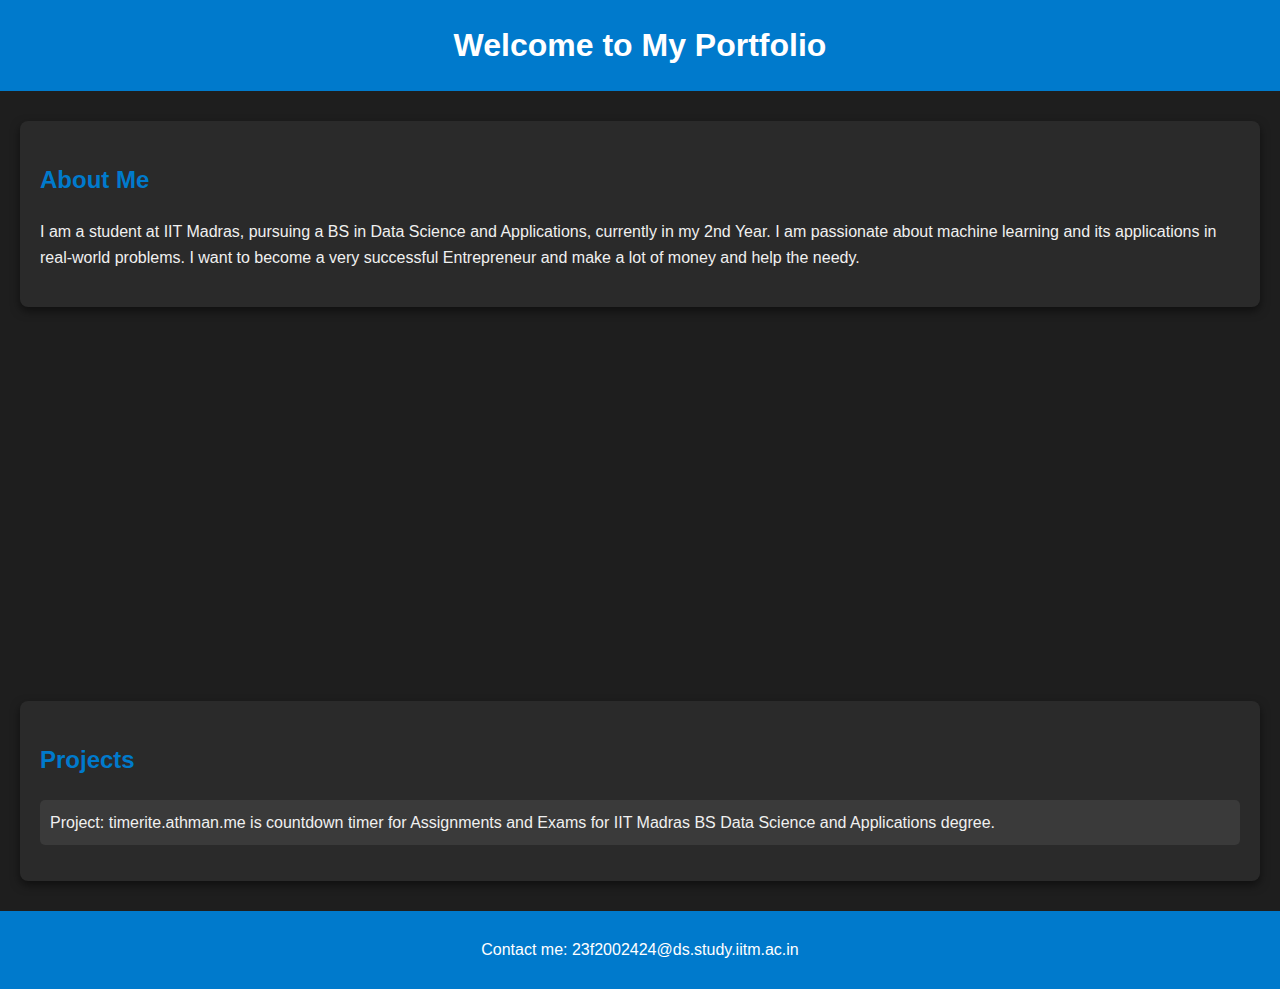
<file: index.html>
<!DOCTYPE html>
<html lang="en">
<head>
    <meta charset="UTF-8">
    <meta name="viewport" content="width=device-width, initial-scale=1.0">
    <title>My Portfolio</title>
    <link rel="stylesheet" href="styles.css"> <!-- Link to your CSS file if you have one -->
</head>
<body>
    <header>
        <h1>Welcome to My Portfolio</h1>
    </header>
    <main>
        <section>
            <h2>About Me</h2>
            <p>I am a student at IIT Madras, pursuing a BS in Data Science and Applications, currently in my 2nd Year. I am passionate about machine learning and its applications in real-world problems.
                I want to become a very successful Entrepreneur and make a lot of money and help the needy.
            </p>
        </section>
        <section>
            <h2>Projects</h2>
            <ul>
                <li>Project: timerite.athman.me is countdown timer for Assignments and Exams for IIT Madras BS Data Science and Applications degree.</li>
            </ul>
        </section>
    </main>
    <footer>
        <p>Contact me: <!--email_off-->23f2002424@ds.study.iitm.ac.in<!--/email_off--></p>
    </footer>
</body>
</html>
</file>
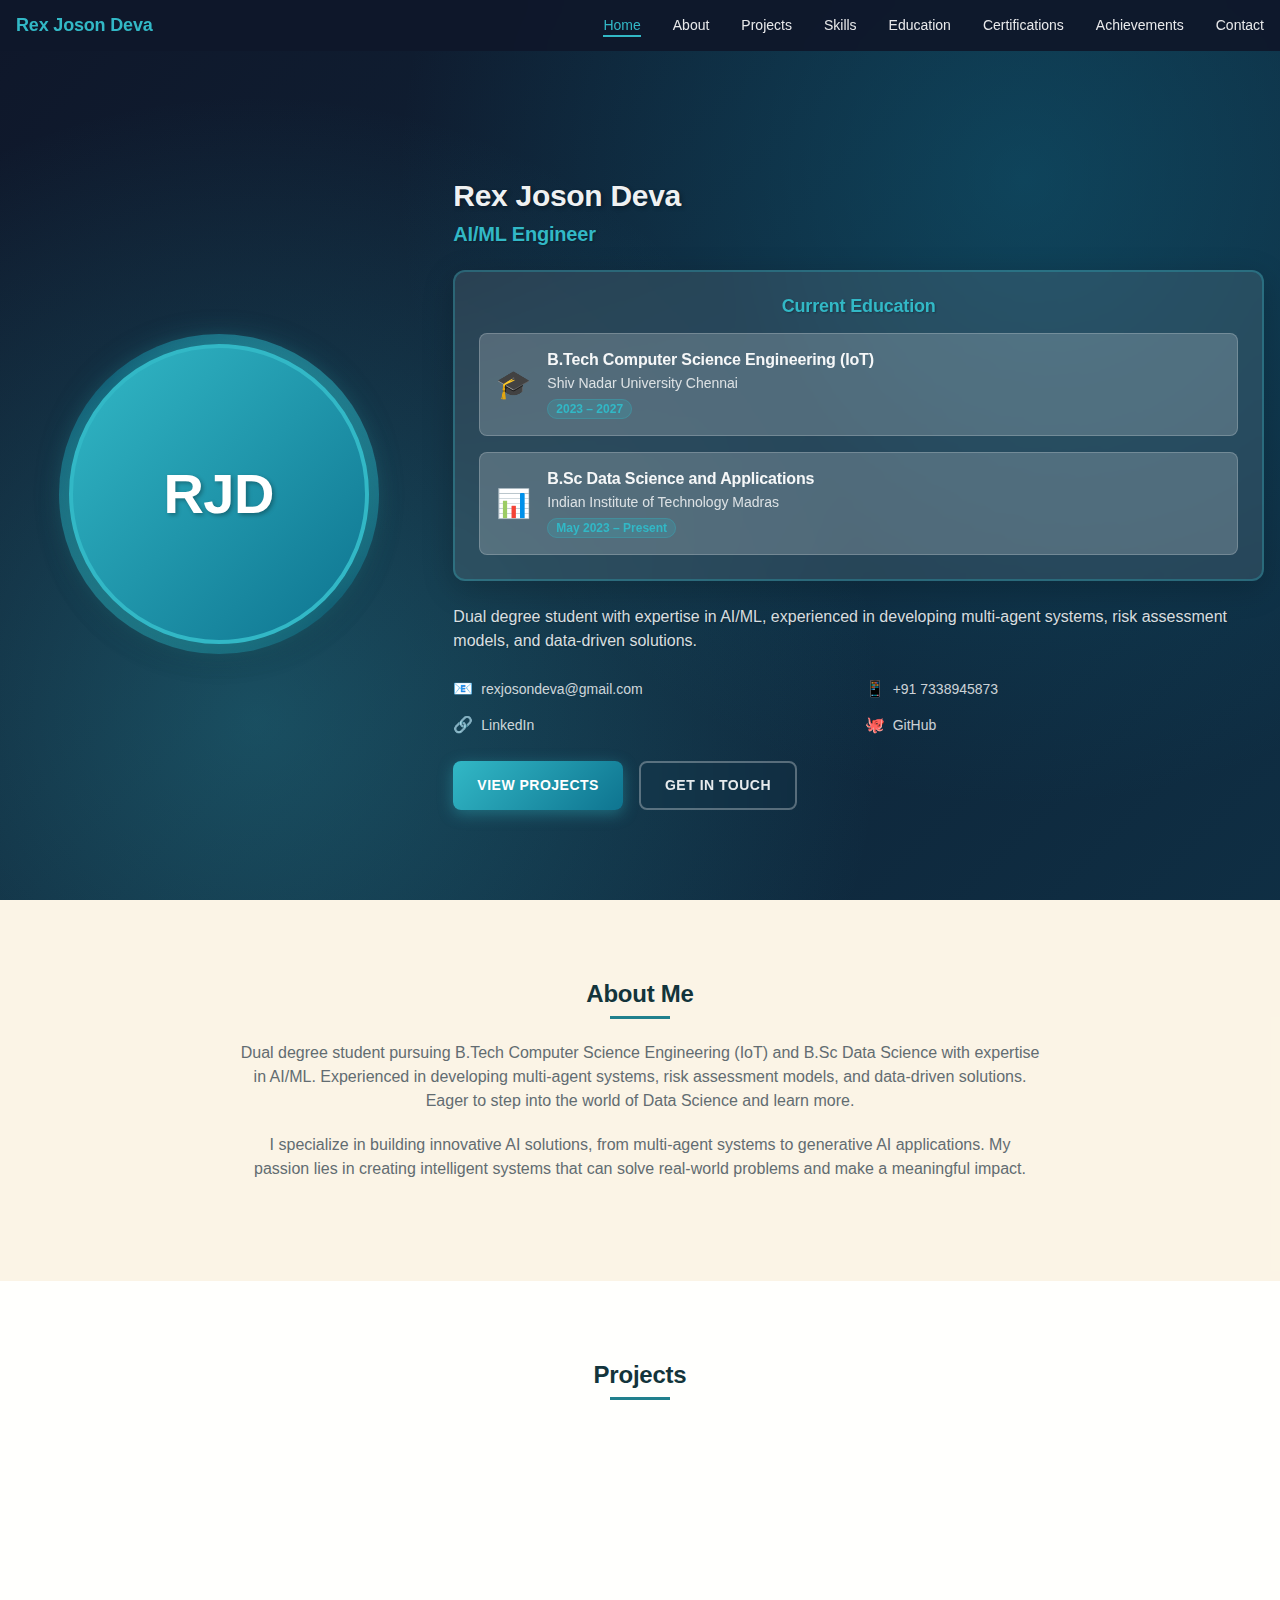
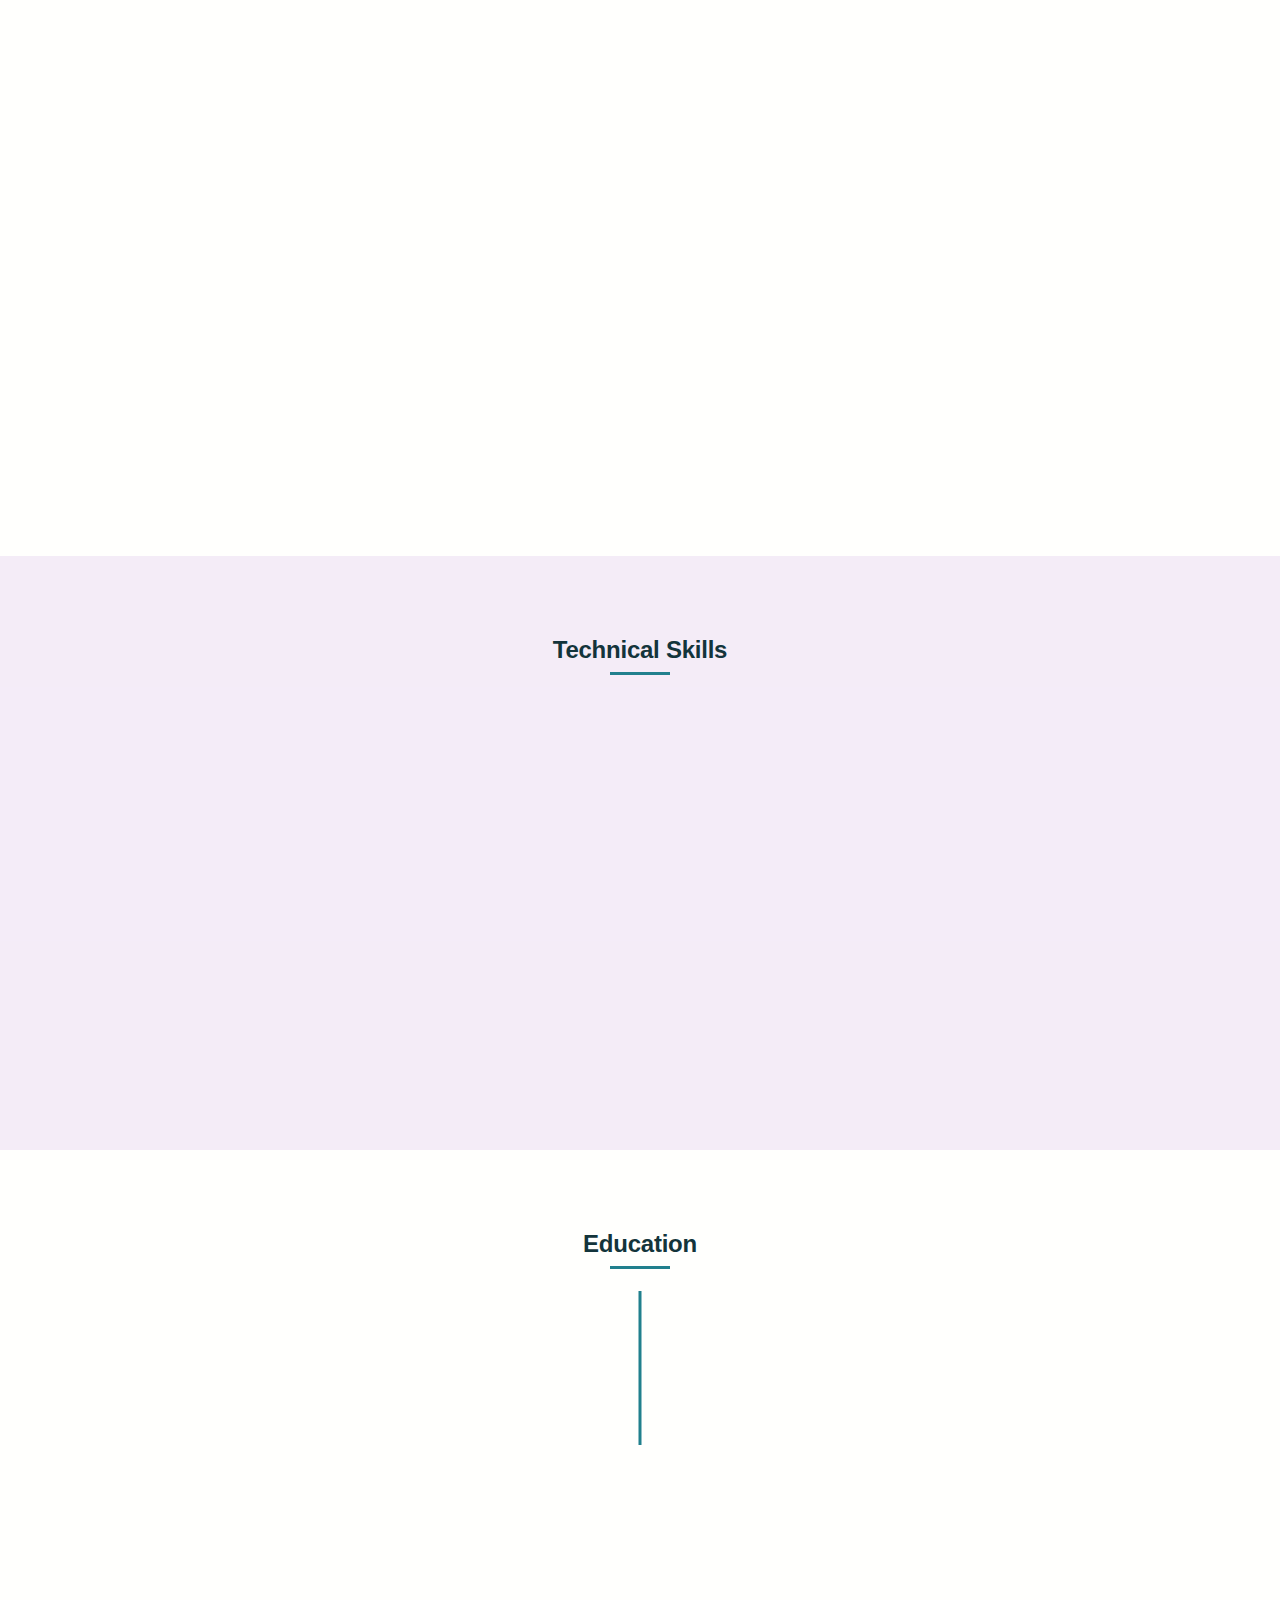
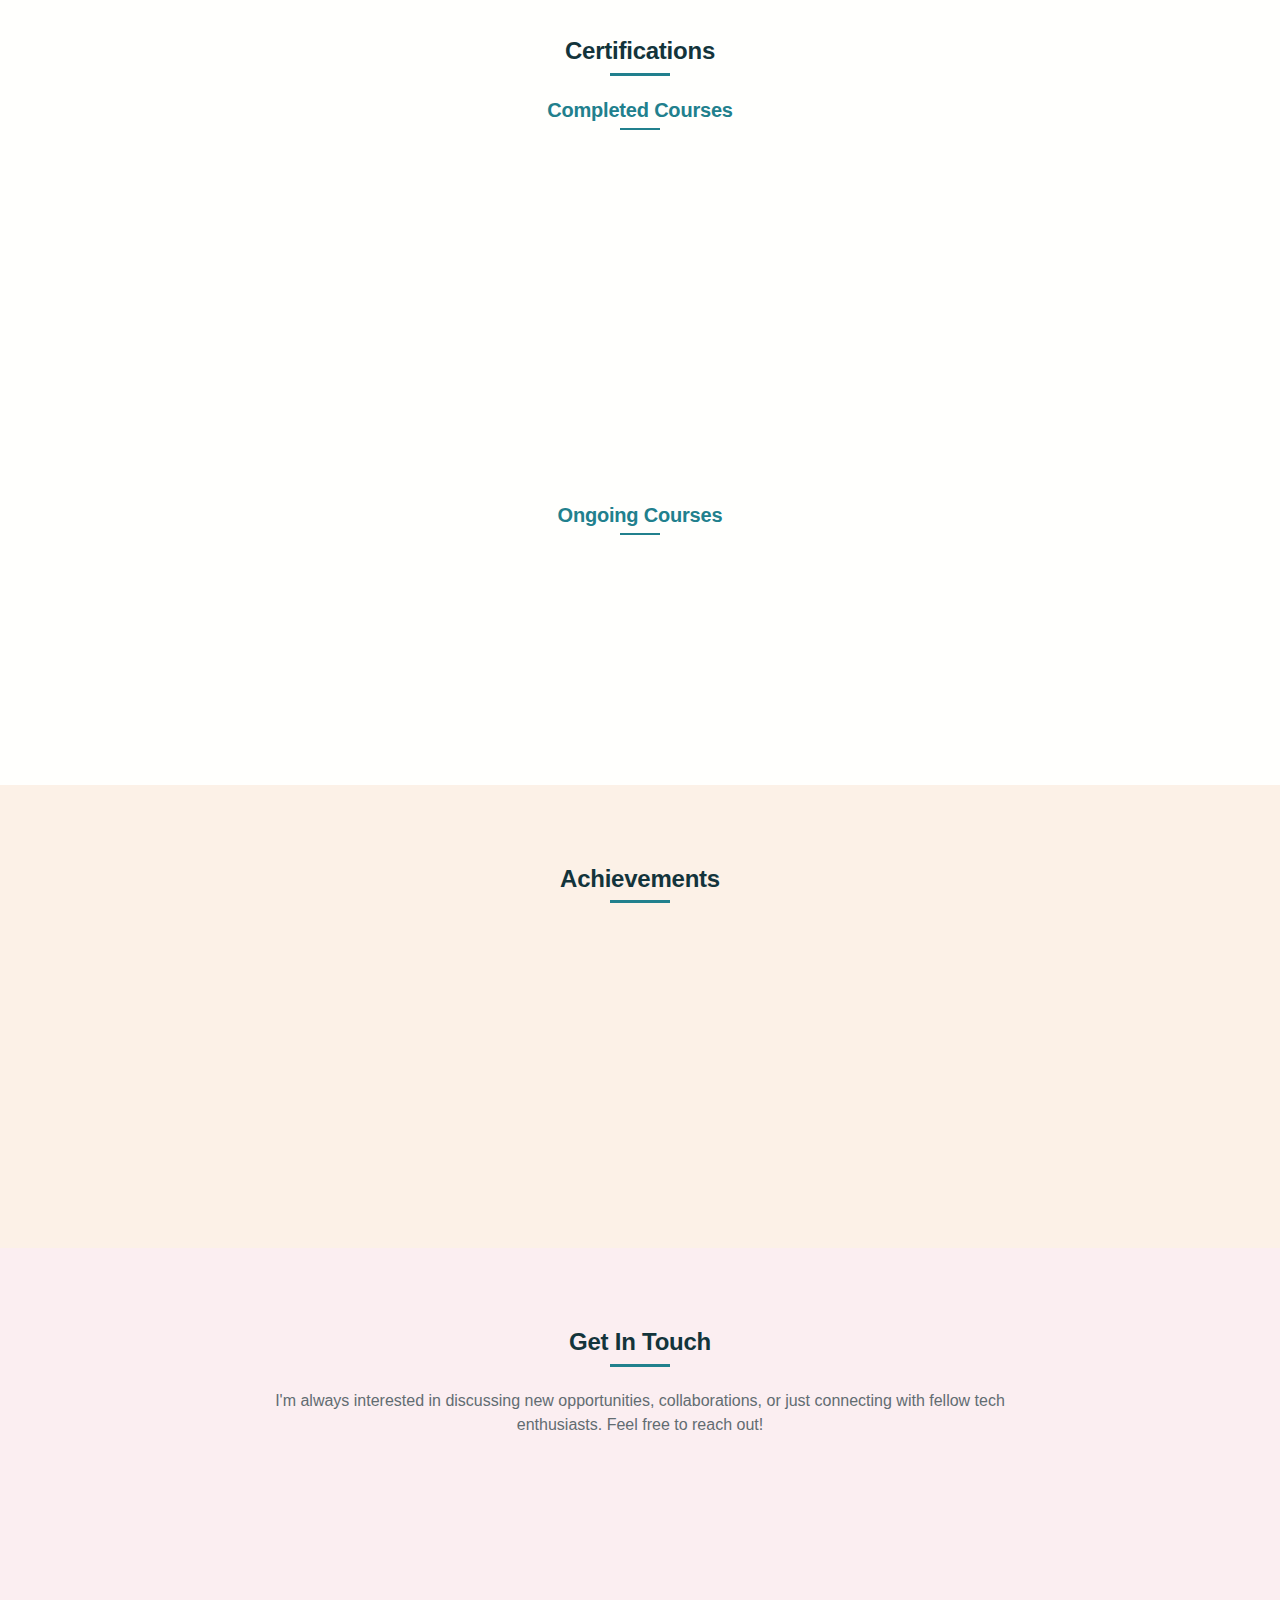
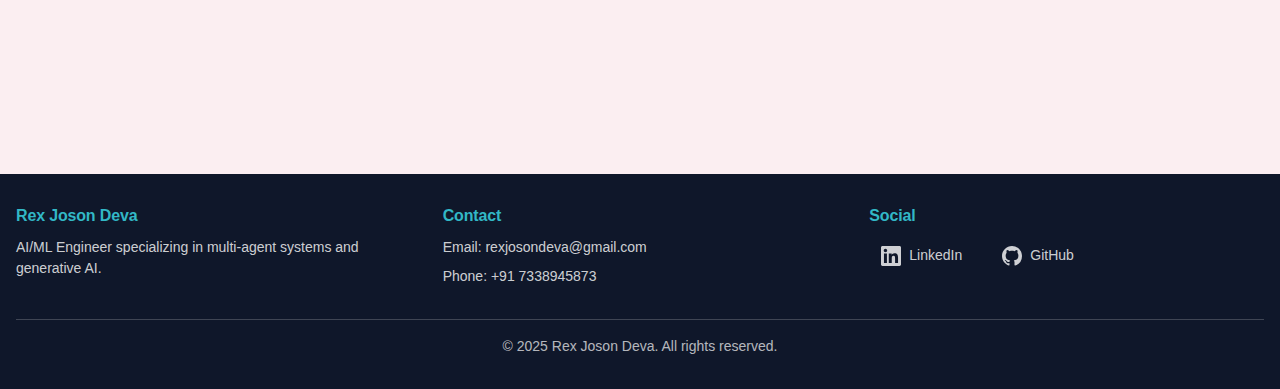
<file: PortFolio/index.html>
<!DOCTYPE html>
<html lang="en">
<head>
    <meta charset="UTF-8">
    <meta name="viewport" content="width=device-width, initial-scale=1.0">
    <title>Rex Joson Deva - AI/ML Engineer Portfolio</title>
    <meta name="description" content="Rex Joson Deva - Dual degree student in Computer Science Engineering (IoT) and Data Science, specializing in AI/ML technologies and multi-agent systems.">
    <meta name="keywords" content="Rex Joson Deva, AI Engineer, ML Engineer, Data Science, Python, Machine Learning, Generative AI">
    <link rel="stylesheet" href="style.css">
</head>
<body>
    <!-- Navigation -->
    <nav class="navbar" id="navbar">
        <div class="nav-container">
            <div class="nav-logo">
                <a href="#home">Rex Joson Deva</a>
            </div>
            <ul class="nav-menu" id="nav-menu">
                <li><a href="#home" class="nav-link">Home</a></li>
                <li><a href="#about" class="nav-link">About</a></li>
                <li><a href="#projects" class="nav-link">Projects</a></li>
                <li><a href="#skills" class="nav-link">Skills</a></li>
                <li><a href="#education" class="nav-link">Education</a></li>
                <li><a href="#certifications" class="nav-link">Certifications</a></li>
                <li><a href="#achievements" class="nav-link">Achievements</a></li>
                <li><a href="#contact" class="nav-link">Contact</a></li>
            </ul>
            <div class="nav-toggle" id="nav-toggle">
                <span></span>
                <span></span>
                <span></span>
            </div>
        </div>
    </nav>

    <!-- Hero Section -->
    <section id="home" class="hero">
        <div class="ai-background"></div>
        <div class="container">
            <div class="hero-content">
                <div class="hero-image">
                    <div class="profile-img-container">
                        <div class="profile-img-placeholder">
                            <div class="profile-initials">RJD</div>
                        </div>
                    </div>
                </div>
                <div class="hero-text">
                    <h1 class="hero-name">Rex Joson Deva</h1>
                    <h2 class="hero-title">AI/ML Engineer</h2>
                    
                    <!-- Prominent Education Display -->
                    <div class="hero-education">
                        <div class="education-highlight">
                            <h3 class="education-header">Current Education</h3>
                            <div class="degree-cards">
                                <div class="degree-card">
                                    <div class="degree-icon">🎓</div>
                                    <div class="degree-content">
                                        <h4>B.Tech Computer Science Engineering (IoT)</h4>
                                        <p>Shiv Nadar University Chennai</p>
                                        <span class="degree-year">2023 – 2027</span>
                                    </div>
                                </div>
                                <div class="degree-card">
                                    <div class="degree-icon">📊</div>
                                    <div class="degree-content">
                                        <h4>B.Sc Data Science and Applications</h4>
                                        <p>Indian Institute of Technology Madras</p>
                                        <span class="degree-year">May 2023 – Present</span>
                                    </div>
                                </div>
                            </div>
                        </div>
                    </div>

                    <p class="hero-subtitle">Dual degree student with expertise in AI/ML, experienced in developing multi-agent systems, risk assessment models, and data-driven solutions.</p>
                    
                    <div class="hero-contact">
                        <div class="contact-item">
                            <span>📧</span>
                            <a href="mailto:rexjosondeva@gmail.com">rexjosondeva@gmail.com</a>
                        </div>
                        <div class="contact-item">
                            <span>📱</span>
                            <a href="tel:+917338945873">+91 7338945873</a>
                        </div>
                        <div class="contact-item">
                            <span>🔗</span>
                            <a href="https://linkedin.com/in/rex-joson-79b602258" target="_blank" rel="noopener noreferrer">LinkedIn</a>
                        </div>
                        <div class="contact-item">
                            <span>🐙</span>
                            <a href="https://github.com/josondev" target="_blank" rel="noopener noreferrer">GitHub</a>
                        </div>
                    </div>
                    <div class="hero-actions">
                        <a href="#projects" class="btn btn--primary">View Projects</a>
                        <a href="#contact" class="btn btn--outline">Get In Touch</a>
                    </div>
                </div>
            </div>
        </div>
    </section>

    <!-- About Section -->
    <section id="about" class="about">
        <div class="container">
            <h2 class="section-title">About Me</h2>
            <div class="about-content">
                <p class="about-text">
                    Dual degree student pursuing B.Tech Computer Science Engineering (IoT) and B.Sc Data Science with expertise in AI/ML. 
                    Experienced in developing multi-agent systems, risk assessment models, and data-driven solutions. 
                    Eager to step into the world of Data Science and learn more.
                </p>
                <p class="about-text">
                    I specialize in building innovative AI solutions, from multi-agent systems to generative AI applications. 
                    My passion lies in creating intelligent systems that can solve real-world problems and make a meaningful impact.
                </p>
            </div>
        </div>
    </section>

    <!-- Projects Section -->
    <section id="projects" class="projects">
        <div class="container">
            <h2 class="section-title">Projects</h2>
            <div class="projects-grid">
                <div class="project-card">
                    <div class="project-header">
                        <h3 class="project-title">
                            <a href="https://github.com/josondev/ibm_datathon_mlmodel" target="_blank" rel="noopener noreferrer" class="project-link">
                                <svg class="github-icon" viewBox="0 0 24 24" fill="currentColor">
                                    <path d="M12 0C5.37 0 0 5.37 0 12c0 5.31 3.435 9.795 8.205 11.385.6.105.825-.255.825-.57 0-.285-.015-1.23-.015-2.235-3.015.555-3.795-.735-4.035-1.41-.135-.345-.72-1.41-1.23-1.695-.42-.225-1.02-.78-.015-.795.945-.015 1.62.87 1.845 1.23 1.08 1.815 2.805 1.305 3.495.99.105-.78.42-1.305.765-1.605-2.67-.3-5.46-1.335-5.46-5.925 0-1.305.465-2.385 1.23-3.225-.12-.3-.54-1.53.12-3.18 0 0 1.005-.315 3.3 1.23.96-.27 1.98-.405 3-.405s2.04.135 3 .405c2.295-1.56 3.3-1.23 3.3-1.23.66 1.65.24 2.88.12 3.18.765.84 1.23 1.905 1.23 3.225 0 4.605-2.805 5.625-5.475 5.925.435.375.81 1.095.81 2.22 0 1.605-.015 2.895-.015 3.3 0 .315.225.69.825.57A12.02 12.02 0 0024 12c0-6.63-5.37-12-12-12z"/>
                                </svg>
                                AI vs Human Text Classifier
                            </a>
                        </h3>
                        <span class="project-date">September 2024</span>
                    </div>
                    <p class="project-description">
                        Developed a machine learning model achieving 83% accuracy using ensemble methods including Boosting and Bagging. Implemented on large-scale datasets for content analysis using Python, Scikit-Learn, and LightGBM.
                    </p>
                    <div class="project-tech">
                        <span class="tech-tag">Python</span>
                        <span class="tech-tag">Scikit-Learn</span>
                        <span class="tech-tag">LightGBM</span>
                        <span class="tech-tag">Machine Learning</span>
                    </div>
                </div>

                <div class="project-card featured">
                    <div class="project-header">
                        <h3 class="project-title">
                            <a href="https://github.com/josondev/Agentic-AI" target="_blank" rel="noopener noreferrer" class="project-link">
                                <svg class="github-icon" viewBox="0 0 24 24" fill="currentColor">
                                    <path d="M12 0C5.37 0 0 5.37 0 12c0 5.31 3.435 9.795 8.205 11.385.6.105.825-.255.825-.57 0-.285-.015-1.23-.015-2.235-3.015.555-3.795-.735-4.035-1.41-.135-.345-.72-1.41-1.23-1.695-.42-.225-1.02-.78-.015-.795.945-.015 1.62.87 1.845 1.23 1.08 1.815 2.805 1.305 3.495.99.105-.78.42-1.305.765-1.605-2.67-.3-5.46-1.335-5.46-5.925 0-1.305.465-2.385 1.23-3.225-.12-.3-.54-1.53.12-3.18 0 0 1.005-.315 3.3 1.23.96-.27 1.98-.405 3-.405s2.04.135 3 .405c2.295-1.56 3.3-1.23 3.3-1.23.66 1.65.24 2.88.12 3.18.765.84 1.23 1.905 1.23 3.225 0 4.605-2.805 5.625-5.475 5.925.435.375.81 1.095.81 2.22 0 1.605-.015 2.895-.015 3.3 0 .315.225.69.825.57A12.02 12.02 0 0024 12c0-6.63-5.37-12-12-12z"/>
                                </svg>
                                Multi-Agent Task Solving System
                            </a>
                        </h3>
                        <span class="project-date">July 2025</span>
                    </div>
                    <p class="project-description">
                        Built a multi-agent system with collaborative AI agents using MCP for tool integration and LangGraph for orchestration. Integrated multiple AI providers (Groq, TogetherAI, Langgraph). The entire system is orchestrated using LangGraph and operates based on a voting system by multiple agents and a reflection step for its validation of answers is included.
                    </p>
                    <div class="project-tech">
                        <span class="tech-tag">Multi-Agent Systems</span>
                        <span class="tech-tag">LangGraph</span>
                        <span class="tech-tag">Majority Voting</span>
                        <span class="tech-tag">Reflection</span>
                    </div>
                </div>

                <div class="project-card">
                    <div class="project-header">
                        <h3 class="project-title">
                            <a href="https://github.com/josondev/friendly-octo-fishstick" target="_blank" rel="noopener noreferrer" class="project-link">
                                <svg class="github-icon" viewBox="0 0 24 24" fill="currentColor">
                                    <path d="M12 0C5.37 0 0 5.37 0 12c0 5.31 3.435 9.795 8.205 11.385.6.105.825-.255.825-.57 0-.285-.015-1.23-.015-2.235-3.015.555-3.795-.735-4.035-1.41-.135-.345-.72-1.41-1.23-1.695-.42-.225-1.02-.78-.015-.795.945-.015 1.62.87 1.845 1.23 1.08 1.815 2.805 1.305 3.495.99.105-.78.42-1.305.765-1.605-2.67-.3-5.46-1.335-5.46-5.925 0-1.305.465-2.385 1.23-3.225-.12-.3-.54-1.53.12-3.18 0 0 1.005-.315 3.3 1.23.96-.27 1.98-.405 3-.405s2.04.135 3 .405c2.295-1.56 3.3-1.23 3.3-1.23.66 1.65.24 2.88.12 3.18.765.84 1.23 1.905 1.23 3.225 0 4.605-2.805 5.625-5.475 5.925.435.375.81 1.095.81 2.22 0 1.605-.015 2.895-.015 3.3 0 .315.225.69.825.57A12.02 12.02 0 0024 12c0-6.63-5.37-12-12-12z"/>
                                </svg>
                                Multipurpose Chatbot
                            </a>
                        </h3>
                        <span class="project-date">May 2024</span>
                    </div>
                    <p class="project-description">
                        Developed a chatbot using Lyzr AI with capabilities for text generation, summarization, and voice output. Integrated PDF processing, website scraping, and intelligent Q&A functionality to streamline workflows.
                    </p>
                    <div class="project-tech">
                        <span class="tech-tag">Lyzr AI</span>
                        <span class="tech-tag">NLP</span>
                        <span class="tech-tag">Voice Processing</span>
                    </div>
                </div>

                <div class="project-card">
                    <div class="project-header">
                        <h3 class="project-title">
                            <a href="https://github.com/josondev/Mental-Health-Chatbot" target="_blank" rel="noopener noreferrer" class="project-link">
                                <svg class="github-icon" viewBox="0 0 24 24" fill="currentColor">
                                    <path d="M12 0C5.37 0 0 5.37 0 12c0 5.31 3.435 9.795 8.205 11.385.6.105.825-.255.825-.57 0-.285-.015-1.23-.015-2.235-3.015.555-3.795-.735-4.035-1.41-.135-.345-.72-1.41-1.23-1.695-.42-.225-1.02-.78-.015-.795.945-.015 1.62.87 1.845 1.23 1.08 1.815 2.805 1.305 3.495.99.105-.78.42-1.305.765-1.605-2.67-.3-5.46-1.335-5.46-5.925 0-1.305.465-2.385 1.23-3.225-.12-.3-.54-1.53.12-3.18 0 0 1.005-.315 3.3 1.23.96-.27 1.98-.405 3-.405s2.04.135 3 .405c2.295-1.56 3.3-1.23 3.3-1.23.66 1.65.24 2.88.12 3.18.765.84 1.23 1.905 1.23 3.225 0 4.605-2.805 5.625-5.475 5.925.435.375.81 1.095.81 2.22 0 1.605-.015 2.895-.015 3.3 0 .315.225.69.825.57A12.02 12.02 0 0024 12c0-6.63-5.37-12-12-12z"/>
                                </svg>
                                Mental Health Support Chatbot
                            </a>
                        </h3>
                        <span class="project-date">May 2025</span>
                    </div>
                    <p class="project-description">
                        Created a specialized chatbot using Google Gemini Flash with a RAG architecture trained on mental health datasets. Implemented vector search with PineconeDB to deliver contextually appropriate and sensitive responses.
                    </p>
                    <div class="project-tech">
                        <span class="tech-tag">Google Gemini</span>
                        <span class="tech-tag">RAG</span>
                        <span class="tech-tag">PineconeDB</span>
                    </div>
                </div>

                <div class="project-card">
                    <div class="project-header">
                        <h3 class="project-title">
                            <a href="https://github.com/josondev/AI-WEATHER-APP" target="_blank" rel="noopener noreferrer" class="project-link">
                                <svg class="github-icon" viewBox="0 0 24 24" fill="currentColor">
                                    <path d="M12 0C5.37 0 0 5.37 0 12c0 5.31 3.435 9.795 8.205 11.385.6.105.825-.255.825-.57 0-.285-.015-1.23-.015-2.235-3.015.555-3.795-.735-4.035-1.41-.135-.345-.72-1.41-1.23-1.695-.42-.225-1.02-.78-.015-.795.945-.015 1.62.87 1.845 1.23 1.08 1.815 2.805 1.305 3.495.99.105-.78.42-1.305.765-1.605-2.67-.3-5.46-1.335-5.46-5.925 0-1.305.465-2.385 1.23-3.225-.12-.3-.54-1.53.12-3.18 0 0 1.005-.315 3.3 1.23.96-.27 1.98-.405 3-.405s2.04.135 3 .405c2.295-1.56 3.3-1.23 3.3-1.23.66 1.65.24 2.88.12 3.18.765.84 1.23 1.905 1.23 3.225 0 4.605-2.805 5.625-5.475 5.925.435.375.81 1.095.81 2.22 0 1.605-.015 2.895-.015 3.3 0 .315.225.69.825.57A12.02 12.02 0 0024 12c0-6.63-5.37-12-12-12z"/>
                                </svg>
                                AI Weather App
                            </a>
                        </h3>
                        <span class="project-date">July 2024</span>
                    </div>
                    <p class="project-description">
                        Created an AI Based Weather Analyzer and Crop Suggestor keeping farmers in mind. Implemented the project using Groq and Langchain for AI side and used OpenWeatherMap API for Weather and Google Maps API key for location whereabouts.
                    </p>
                    <div class="project-tech">
                        <span class="tech-tag">Groq</span>
                        <span class="tech-tag">LangChain</span>
                        <span class="tech-tag">Weather API</span>
                    </div>
                </div>

                <div class="project-card">
                    <div class="project-header">
                        <h3 class="project-title">
                            <a href="https://github.com/josondev/Spark-Explorer" target="_blank" rel="noopener noreferrer" class="project-link">
                                <svg class="github-icon" viewBox="0 0 24 24" fill="currentColor">
                                    <path d="M12 0C5.37 0 0 5.37 0 12c0 5.31 3.435 9.795 8.205 11.385.6.105.825-.255.825-.57 0-.285-.015-1.23-.015-2.235-3.015.555-3.795-.735-4.035-1.41-.135-.345-.72-1.41-1.23-1.695-.42-.225-1.02-.78-.015-.795.945-.015 1.62.87 1.845 1.23 1.08 1.815 2.805 1.305 3.495.99.105-.78.42-1.305.765-1.605-2.67-.3-5.46-1.335-5.46-5.925 0-1.305.465-2.385 1.23-3.225-.12-.3-.54-1.53.12-3.18 0 0 1.005-.315 3.3 1.23.96-.27 1.98-.405 3-.405s2.04.135 3 .405c2.295-1.56 3.3-1.23 3.3-1.23.66 1.65.24 2.88.12 3.18.765.84 1.23 1.905 1.23 3.225 0 4.605-2.805 5.625-5.475 5.925.435.375.81 1.095.81 2.22 0 1.605-.015 2.895-.015 3.3 0 .315.225.69.825.57A12.02 12.02 0 0024 12c0-6.63-5.37-12-12-12z"/>
                                </svg>
                                Spark Decision Tree
                            </a>
                        </h3>
                        <span class="project-date">2024</span>
                    </div>
                    <p class="project-description">
                        A decision tree implementation in Apache Spark for big data processing and machine learning tasks.
                    </p>
                    <div class="project-tech">
                        <span class="tech-tag">Apache Spark</span>
                        <span class="tech-tag">MLlib</span>
                        <span class="tech-tag">Decision Trees</span>
                    </div>
                </div>
            </div>
        </div>
    </section>

    <!-- Skills Section -->
    <section id="skills" class="skills">
        <div class="container">
            <h2 class="section-title">Technical Skills</h2>
            <div class="skills-grid">
                <div class="skill-category">
                    <h3 class="skill-category-title">Programming Languages</h3>
                    <div class="skill-tags">
                        <span class="skill-tag">Python</span>
                        <span class="skill-tag">C</span>
                        <span class="skill-tag">SQL</span>
                    </div>
                </div>

                <div class="skill-category">
                    <h3 class="skill-category-title">AI/ML Technologies</h3>
                    <div class="skill-tags">
                        <span class="skill-tag">Generative AI</span>
                        <span class="skill-tag">Agentic AI</span>
                        <span class="skill-tag">Machine Learning</span>
                        <span class="skill-tag">Deep Learning</span>
                        <span class="skill-tag">NLP</span>
                        <span class="skill-tag">Reinforcement Learning</span>
                    </div>
                </div>

                <div class="skill-category">
                    <h3 class="skill-category-title">ML Frameworks</h3>
                    <div class="skill-tags">
                        <span class="skill-tag">TensorFlow</span>
                        <span class="skill-tag">PyTorch</span>
                        <span class="skill-tag">Scikit-Learn</span>
                        <span class="skill-tag">Pandas</span>
                        <span class="skill-tag">NumPy</span>
                        <span class="skill-tag">Matplotlib</span>
                    </div>
                </div>

                <div class="skill-category">
                    <h3 class="skill-category-title">AI Platforms</h3>
                    <div class="skill-tags">
                        <span class="skill-tag">OpenAI</span>
                        <span class="skill-tag">Hugging Face</span>
                        <span class="skill-tag">Google AI</span>
                        <span class="skill-tag">Groq</span>
                        <span class="skill-tag">NVIDIA AI</span>
                        <span class="skill-tag">LangChain</span>
                        <span class="skill-tag">LangGraph</span>
                        <span class="skill-tag">PhiData</span>
                        <span class="skill-tag">Agno</span>
                    </div>
                </div>

                <div class="skill-category">
                    <h3 class="skill-category-title">Databases</h3>
                    <div class="skill-tags">
                        <span class="skill-tag">MySQL</span>
                        <span class="skill-tag">PineconeDB</span>
                        <span class="skill-tag">FAISS</span>
                        <span class="skill-tag">Chroma</span>
                    </div>
                </div>
            </div>
        </div>
    </section>

    <!-- Education Section -->
    <section id="education" class="education">
        <div class="container">
            <h2 class="section-title">Education</h2>
            <div class="education-timeline">
                <div class="education-item">
                    <div class="education-date">2023 – 2027</div>
                    <div class="education-content">
                        <h3 class="education-institution">Shiv Nadar University Chennai</h3>
                        <p class="education-degree">Bachelor of Technology - Computer Science Engineering (IoT)</p>
                    </div>
                </div>
                <div class="education-item">
                    <div class="education-date">May 2023 – Present</div>
                    <div class="education-content">
                        <h3 class="education-institution">Indian Institute of Technology Madras</h3>
                        <p class="education-degree">Bachelor of Science - Data Science and Applications</p>
                    </div>
                </div>
            </div>
        </div>
    </section>

    <!-- Certifications Section -->
    <section id="certifications" class="certifications">
        <div class="container">
            <h2 class="section-title">Certifications</h2>
            
            <!-- Completed Courses - All 4 certificates -->
            <div class="certification-section">
                <h3 class="certification-section-title">Completed Courses</h3>
                <div class="certifications-grid">
                    <div class="certification-item">
                        <h3 class="certification-title">Complete Generative AI With Langchain and HuggingFace</h3>
                        <p class="certification-provider">Udemy</p>
                        <span class="status status--success">Completed</span>
                        <a href="https://drive.google.com/file/d/11nDxYTpXgxZsLl-yCdt2XX9r_aWDjjqu/view?usp=drive_link" target="_blank" rel="noopener noreferrer" class="certificate-link btn btn--primary btn--sm">View Certificate</a>
                    </div>

                    <div class="certification-item">
                        <h3 class="certification-title">Python Programming Certificate</h3>
                        <p class="certification-provider">HackerRank</p>
                        <span class="status status--success">Completed</span>
                        <a href="https://drive.google.com/file/d/1vmdtxMLiDPE9PVFnQzGA_GuPork4ZhWK/view?usp=sharing" target="_blank" rel="noopener noreferrer" class="certificate-link btn btn--primary btn--sm">View Certificate</a>
                    </div>

                    <div class="certification-item">
                        <h3 class="certification-title">Introduction to Large Language Models</h3>
                        <p class="certification-provider">NPTEL</p>
                        <span class="status status--success">Completed</span>
                        <a href="https://drive.google.com/file/d/1mawbzhI_br7rnuRy9KpRB_m3zVVLcpYw/view?usp=sharing" target="_blank" rel="noopener noreferrer" class="certificate-link btn btn--primary btn--sm">View Certificate</a>
                    </div>

                    <div class="certification-item">
                        <h3 class="certification-title">Fundamentals of Agents</h3>
                        <p class="certification-provider">Hugging Face</p>
                        <span class="status status--success">Completed</span>
                        <a href="https://drive.google.com/file/d/1YdS-2qGn3rVf3OGEI7EwUmerDTxDLK5n/view?usp=sharing" target="_blank" rel="noopener noreferrer" class="certificate-link btn btn--primary btn--sm">View Certificate</a>
                    </div>
                </div>
            </div>

            <!-- Ongoing Courses -->
            <div class="certification-section">
                <h3 class="certification-section-title">Ongoing Courses</h3>
                <div class="certifications-grid">
                    <div class="certification-item">
                        <h3 class="certification-title">Machine Learning, Data Science and Generative AI with Python</h3>
                        <p class="certification-provider">Udemy</p>
                        <span class="status status--warning">Ongoing</span>
                    </div>

                    <div class="certification-item">
                        <h3 class="certification-title">Complete Machine Learning A-Z</h3>
                        <p class="certification-provider">Udemy</p>
                        <span class="status status--warning">Ongoing</span>
                    </div>

                    <div class="certification-item">
                        <h3 class="certification-title">Artificial Intelligence A-Z 2025: Agentic AI, Gen AI, and RL</h3>
                        <p class="certification-provider">Course Provider</p>
                        <span class="status status--warning">Ongoing</span>
                    </div>
                </div>
            </div>
        </div>
    </section>

    <!-- Achievements Section -->
    <section id="achievements" class="achievements">
        <div class="container">
            <h2 class="section-title">Achievements</h2>
            <div class="achievements-list">
                <div class="achievement-item">
                    <h3>ODOO X PARADOX Hackathon</h3>
                    <p>Achieved a top-10 finish out of 850 teams at the 36-hour event held at IIT Madras</p>
                </div>
                <div class="achievement-item">
                    <h3>Vit Chennai Spectrum Hackathon</h3>
                    <p>Reached the finalist stage in 2024</p>
                </div>
                <div class="achievement-item">
                    <h3>SNUC HACKS</h3>
                    <p>Finalist and active participant in multiple other hackathons</p>
                </div>
                <div class="achievement-item">
                    <h3>IBM Z Hackathon</h3>
                    <p>Active participant focused on enterprise AI/ML solutions</p>
                </div>
                <div class="achievement-item">
                    <h3>Academic Excellence</h3>
                    <p>Awarded top grade in Python Programming From IIT Madras</p>
                </div>
            </div>
        </div>
    </section>

    <!-- Contact Section -->
    <section id="contact" class="contact">
        <div class="container">
            <h2 class="section-title">Get In Touch</h2>
            <div class="contact-content">
                <p class="contact-text">
                    I'm always interested in discussing new opportunities, collaborations, or just connecting with fellow tech enthusiasts. 
                    Feel free to reach out!
                </p>
                <div class="contact-info">
                    <div class="contact-item-large">
                        <h3>Email</h3>
                        <a href="mailto:rexjosondeva@gmail.com">rexjosondeva@gmail.com</a>
                    </div>
                    <div class="contact-item-large">
                        <h3>Phone</h3>
                        <a href="tel:+917338945873">+91 7338945873</a>
                    </div>
                    <div class="contact-item-large">
                        <h3>LinkedIn</h3>
                        <a href="https://linkedin.com/in/rex-joson-79b602258" target="_blank" rel="noopener noreferrer">linkedin.com/in/rex-joson-79b602258</a>
                    </div>
                    <div class="contact-item-large">
                        <h3>GitHub</h3>
                        <a href="https://github.com/josondev" target="_blank" rel="noopener noreferrer">github.com/josondev</a>
                    </div>
                </div>
            </div>
        </div>
    </section>

    <!-- Footer -->
    <footer class="footer">
        <div class="container">
            <div class="footer-content">
                <div class="footer-section">
                    <h3>Rex Joson Deva</h3>
                    <p>AI/ML Engineer specializing in multi-agent systems and generative AI.</p>
                </div>
                <div class="footer-section">
                    <h3>Contact</h3>
                    <p>Email: <a href="mailto:rexjosondeva@gmail.com">rexjosondeva@gmail.com</a></p>
                    <p>Phone: <a href="tel:+917338945873">+91 7338945873</a></p>
                </div>
                <div class="footer-section">
                    <h3>Social</h3>
                    <div class="social-links">
                        <a href="https://linkedin.com/in/rex-joson-79b602258" target="_blank" rel="noopener noreferrer">
                            <svg width="20" height="20" viewBox="0 0 24 24" fill="currentColor">
                                <path d="M20.447 20.452h-3.554v-5.569c0-1.328-.027-3.037-1.852-3.037-1.853 0-2.136 1.445-2.136 2.939v5.667H9.351V9h3.414v1.561h.046c.477-.9 1.637-1.85 3.37-1.85 3.601 0 4.267 2.37 4.267 5.455v6.286zM5.337 7.433c-1.144 0-2.063-.926-2.063-2.065 0-1.138.92-2.063 2.063-2.063 1.14 0 2.064.925 2.064 2.063 0 1.139-.925 2.065-2.064 2.065zm1.782 13.019H3.555V9h3.564v11.452zM22.225 0H1.771C.792 0 0 .774 0 1.729v20.542C0 23.227.792 24 1.771 24h20.451C23.2 24 24 23.227 24 22.271V1.729C24 .774 23.2 0 22.222 0h.003z"/>
                            </svg>
                            LinkedIn
                        </a>
                        <a href="https://github.com/josondev" target="_blank" rel="noopener noreferrer">
                            <svg width="20" height="20" viewBox="0 0 24 24" fill="currentColor">
                                <path d="M12 0C5.37 0 0 5.37 0 12c0 5.31 3.435 9.795 8.205 11.385.6.105.825-.255.825-.57 0-.285-.015-1.23-.015-2.235-3.015.555-3.795-.735-4.035-1.41-.135-.345-.72-1.41-1.23-1.695-.42-.225-1.02-.78-.015-.795.945-.015 1.62.87 1.845 1.23 1.08 1.815 2.805 1.305 3.495.99.105-.78.42-1.305.765-1.605-2.67-.3-5.46-1.335-5.46-5.925 0-1.305.465-2.385 1.23-3.225-.12-.3-.54-1.53.12-3.18 0 0 1.005-.315 3.3 1.23.96-.27 1.98-.405 3-.405s2.04.135 3 .405c2.295-1.56 3.3-1.23 3.3-1.23.66 1.65.24 2.88.12 3.18.765.84 1.23 1.905 1.23 3.225 0 4.605-2.805 5.625-5.475 5.925.435.375.81 1.095.81 2.22 0 1.605-.015 2.895-.015 3.3 0 .315.225.69.825.57A12.02 12.02 0 0024 12c0-6.63-5.37-12-12-12z"/>
                            </svg>
                            GitHub
                        </a>
                    </div>
                </div>
            </div>
            <div class="footer-bottom">
                <p>&copy; 2025 Rex Joson Deva. All rights reserved.</p>
            </div>
        </div>
    </footer>

    <script src="app.js"></script>
</body>
</html>
</file>
<file: styles.css>
html, body {
    height: 100%; /* Ensure the body takes the full height of the viewport */
    margin: 0;
}

body {
    font-family: 'Segoe UI', Tahoma, Geneva, Verdana, sans-serif;
    line-height: 1.6;
    background-color: #1e1e1e; /* Dark background */
    color: #f0f0f0; /* Light text color */
}

header {
    background: #007acc; /* Bright blue header */
    color: #ffffff;
    padding: 20px 0;
    text-align: center;
}

h1 {
    margin: 0;
}

main {
    padding: 20px;
    min-height: calc(100vh - 120px); /* Adjust height to fill the viewport minus header and footer */
    display: flex;
    flex-direction: column;
    justify-content: space-between; /* Space out sections evenly */
}

section {
    background: #2a2a2a; /* Darker section background */
    margin: 10px 0; /* Reduced margin to decrease gap */
    padding: 20px;
    border-radius: 8px;
    box-shadow: 0 4px 10px rgba(0, 0, 0, 0.5);
}

h2 {
    color: #007acc; /* Bright blue for section headings */
}

ul {
    list-style-type: none;
    padding: 0;
}

ul li {
    background: #3a3a3a; /* Slightly lighter background for list items */
    margin: 10px 0;
    padding: 10px;
    border-radius: 5px;
    transition: background 0.3s; /* Smooth transition for hover effect */
}

ul li:hover {
    background: #007acc; /* Change background on hover */
    color: #ffffff; /* Change text color on hover */
}

footer {
    text-align: center;
    padding: 10px 0;
    background: #007acc; /* Bright blue footer */
    color: #ffffff;
    position: relative;
    bottom: 0;
    width: 100%;
}
</file>
<file: PortFolio/style.css>
:root {
  /* Primitive Color Tokens */
  --color-white: rgba(255, 255, 255, 1);
  --color-black: rgba(0, 0, 0, 1);
  --color-cream-50: rgba(252, 252, 249, 1);
  --color-cream-100: rgba(255, 255, 253, 1);
  --color-gray-200: rgba(245, 245, 245, 1);
  --color-gray-300: rgba(167, 169, 169, 1);
  --color-gray-400: rgba(119, 124, 124, 1);
  --color-slate-500: rgba(98, 108, 113, 1);
  --color-brown-600: rgba(94, 82, 64, 1);
  --color-charcoal-700: rgba(31, 33, 33, 1);
  --color-charcoal-800: rgba(38, 40, 40, 1);
  --color-slate-900: rgba(19, 52, 59, 1);
  --color-teal-300: rgba(50, 184, 198, 1);
  --color-teal-400: rgba(45, 166, 178, 1);
  --color-teal-500: rgba(33, 128, 141, 1);
  --color-teal-600: rgba(29, 116, 128, 1);
  --color-teal-700: rgba(26, 104, 115, 1);
  --color-teal-800: rgba(41, 150, 161, 1);
  --color-red-400: rgba(255, 84, 89, 1);
  --color-red-500: rgba(192, 21, 47, 1);
  --color-orange-400: rgba(230, 129, 97, 1);
  --color-orange-500: rgba(168, 75, 47, 1);

  /* RGB versions for opacity control */
  --color-brown-600-rgb: 94, 82, 64;
  --color-teal-500-rgb: 33, 128, 141;
  --color-slate-900-rgb: 19, 52, 59;
  --color-slate-500-rgb: 98, 108, 113;
  --color-red-500-rgb: 192, 21, 47;
  --color-red-400-rgb: 255, 84, 89;
  --color-orange-500-rgb: 168, 75, 47;
  --color-orange-400-rgb: 230, 129, 97;

  /* Background color tokens (Light Mode) */
  --color-bg-1: rgba(59, 130, 246, 0.08); /* Light blue */
  --color-bg-2: rgba(245, 158, 11, 0.08); /* Light yellow */
  --color-bg-3: rgba(34, 197, 94, 0.08); /* Light green */
  --color-bg-4: rgba(239, 68, 68, 0.08); /* Light red */
  --color-bg-5: rgba(147, 51, 234, 0.08); /* Light purple */
  --color-bg-6: rgba(249, 115, 22, 0.08); /* Light orange */
  --color-bg-7: rgba(236, 72, 153, 0.08); /* Light pink */
  --color-bg-8: rgba(6, 182, 212, 0.08); /* Light cyan */

  /* Semantic Color Tokens (Light Mode) */
  --color-background: var(--color-cream-50);
  --color-surface: var(--color-cream-100);
  --color-text: var(--color-slate-900);
  --color-text-secondary: var(--color-slate-500);
  --color-primary: var(--color-teal-500);
  --color-primary-hover: var(--color-teal-600);
  --color-primary-active: var(--color-teal-700);
  --color-secondary: rgba(var(--color-brown-600-rgb), 0.12);
  --color-secondary-hover: rgba(var(--color-brown-600-rgb), 0.2);
  --color-secondary-active: rgba(var(--color-brown-600-rgb), 0.25);
  --color-border: rgba(var(--color-brown-600-rgb), 0.2);
  --color-btn-primary-text: var(--color-cream-50);
  --color-card-border: rgba(var(--color-brown-600-rgb), 0.12);
  --color-card-border-inner: rgba(var(--color-brown-600-rgb), 0.12);
  --color-error: var(--color-red-500);
  --color-success: var(--color-teal-500);
  --color-warning: var(--color-orange-500);
  --color-info: var(--color-slate-500);
  --color-focus-ring: rgba(var(--color-teal-500-rgb), 0.4);
  --color-select-caret: rgba(var(--color-slate-900-rgb), 0.8);

  /* Common style patterns */
  --focus-ring: 0 0 0 3px var(--color-focus-ring);
  --focus-outline: 2px solid var(--color-primary);
  --status-bg-opacity: 0.15;
  --status-border-opacity: 0.25;
  --select-caret-light: url("data:image/svg+xml,%3Csvg xmlns='http://www.w3.org/2000/svg' width='16' height='16' viewBox='0 0 24 24' fill='none' stroke='%23134252' stroke-width='2' stroke-linecap='round' stroke-linejoin='round'%3E%3Cpolyline points='6 9 12 15 18 9'%3E%3C/polyline%3E%3C/svg%3E");
  --select-caret-dark: url("data:image/svg+xml,%3Csvg xmlns='http://www.w3.org/2000/svg' width='16' height='16' viewBox='0 0 24 24' fill='none' stroke='%23f5f5f5' stroke-width='2' stroke-linecap='round' stroke-linejoin='round'%3E%3Cpolyline points='6 9 12 15 18 9'%3E%3C/polyline%3E%3C/svg%3E");

  /* RGB versions for opacity control */
  --color-success-rgb: 33, 128, 141;
  --color-error-rgb: 192, 21, 47;
  --color-warning-rgb: 168, 75, 47;
  --color-info-rgb: 98, 108, 113;

  /* Typography */
  --font-family-base: "FKGroteskNeue", "Geist", "Inter", -apple-system,
    BlinkMacSystemFont, "Segoe UI", Roboto, sans-serif;
  --font-family-mono: "Berkeley Mono", ui-monospace, SFMono-Regular, Menlo,
    Monaco, Consolas, monospace;
  --font-size-xs: 11px;
  --font-size-sm: 12px;
  --font-size-base: 14px;
  --font-size-md: 14px;
  --font-size-lg: 16px;
  --font-size-xl: 18px;
  --font-size-2xl: 20px;
  --font-size-3xl: 24px;
  --font-size-4xl: 30px;
  --font-weight-normal: 400;
  --font-weight-medium: 500;
  --font-weight-semibold: 550;
  --font-weight-bold: 600;
  --line-height-tight: 1.2;
  --line-height-normal: 1.5;
  --letter-spacing-tight: -0.01em;

  /* Spacing */
  --space-0: 0;
  --space-1: 1px;
  --space-2: 2px;
  --space-4: 4px;
  --space-6: 6px;
  --space-8: 8px;
  --space-10: 10px;
  --space-12: 12px;
  --space-16: 16px;
  --space-20: 20px;
  --space-24: 24px;
  --space-32: 32px;

  /* Border Radius */
  --radius-sm: 6px;
  --radius-base: 8px;
  --radius-md: 10px;
  --radius-lg: 12px;
  --radius-full: 9999px;

  /* Shadows */
  --shadow-xs: 0 1px 2px rgba(0, 0, 0, 0.02);
  --shadow-sm: 0 1px 3px rgba(0, 0, 0, 0.04), 0 1px 2px rgba(0, 0, 0, 0.02);
  --shadow-md: 0 4px 6px -1px rgba(0, 0, 0, 0.04),
    0 2px 4px -1px rgba(0, 0, 0, 0.02);
  --shadow-lg: 0 10px 15px -3px rgba(0, 0, 0, 0.04),
    0 4px 6px -2px rgba(0, 0, 0, 0.02);
  --shadow-inset-sm: inset 0 1px 0 rgba(255, 255, 255, 0.15),
    inset 0 -1px 0 rgba(0, 0, 0, 0.03);

  /* Animation */
  --duration-fast: 150ms;
  --duration-normal: 250ms;
  --ease-standard: cubic-bezier(0.16, 1, 0.3, 1);

  /* Layout */
  --container-sm: 640px;
  --container-md: 768px;
  --container-lg: 1024px;
  --container-xl: 1280px;
}

/* Dark mode colors */
@media (prefers-color-scheme: dark) {
  :root {
    /* RGB versions for opacity control (Dark Mode) */
    --color-gray-400-rgb: 119, 124, 124;
    --color-teal-300-rgb: 50, 184, 198;
    --color-gray-300-rgb: 167, 169, 169;
    --color-gray-200-rgb: 245, 245, 245;

    /* Background color tokens (Dark Mode) */
    --color-bg-1: rgba(29, 78, 216, 0.15); /* Dark blue */
    --color-bg-2: rgba(180, 83, 9, 0.15); /* Dark yellow */
    --color-bg-3: rgba(21, 128, 61, 0.15); /* Dark green */
    --color-bg-4: rgba(185, 28, 28, 0.15); /* Dark red */
    --color-bg-5: rgba(107, 33, 168, 0.15); /* Dark purple */
    --color-bg-6: rgba(194, 65, 12, 0.15); /* Dark orange */
    --color-bg-7: rgba(190, 24, 93, 0.15); /* Dark pink */
    --color-bg-8: rgba(8, 145, 178, 0.15); /* Dark cyan */
    
    /* Semantic Color Tokens (Dark Mode) */
    --color-background: var(--color-charcoal-700);
    --color-surface: var(--color-charcoal-800);
    --color-text: var(--color-gray-200);
    --color-text-secondary: rgba(var(--color-gray-300-rgb), 0.7);
    --color-primary: var(--color-teal-300);
    --color-primary-hover: var(--color-teal-400);
    --color-primary-active: var(--color-teal-800);
    --color-secondary: rgba(var(--color-gray-400-rgb), 0.15);
    --color-secondary-hover: rgba(var(--color-gray-400-rgb), 0.25);
    --color-secondary-active: rgba(var(--color-gray-400-rgb), 0.3);
    --color-border: rgba(var(--color-gray-400-rgb), 0.3);
    --color-error: var(--color-red-400);
    --color-success: var(--color-teal-300);
    --color-warning: var(--color-orange-400);
    --color-info: var(--color-gray-300);
    --color-focus-ring: rgba(var(--color-teal-300-rgb), 0.4);
    --color-btn-primary-text: var(--color-slate-900);
    --color-card-border: rgba(var(--color-gray-400-rgb), 0.2);
    --color-card-border-inner: rgba(var(--color-gray-400-rgb), 0.15);
    --shadow-inset-sm: inset 0 1px 0 rgba(255, 255, 255, 0.1),
      inset 0 -1px 0 rgba(0, 0, 0, 0.15);
    --button-border-secondary: rgba(var(--color-gray-400-rgb), 0.2);
    --color-border-secondary: rgba(var(--color-gray-400-rgb), 0.2);
    --color-select-caret: rgba(var(--color-gray-200-rgb), 0.8);

    /* Common style patterns - updated for dark mode */
    --focus-ring: 0 0 0 3px var(--color-focus-ring);
    --focus-outline: 2px solid var(--color-primary);
    --status-bg-opacity: 0.15;
    --status-border-opacity: 0.25;
    --select-caret-light: url("data:image/svg+xml,%3Csvg xmlns='http://www.w3.org/2000/svg' width='16' height='16' viewBox='0 0 24 24' fill='none' stroke='%23134252' stroke-width='2' stroke-linecap='round' stroke-linejoin='round'%3E%3Cpolyline points='6 9 12 15 18 9'%3E%3C/polyline%3E%3C/svg%3E");
    --select-caret-dark: url("data:image/svg+xml,%3Csvg xmlns='http://www.w3.org/2000/svg' width='16' height='16' viewBox='0 0 24 24' fill='none' stroke='%23f5f5f5' stroke-width='2' stroke-linecap='round' stroke-linejoin='round'%3E%3Cpolyline points='6 9 12 15 18 9'%3E%3C/polyline%3E%3C/svg%3E");

    /* RGB versions for dark mode */
    --color-success-rgb: var(--color-teal-300-rgb);
    --color-error-rgb: var(--color-red-400-rgb);
    --color-warning-rgb: var(--color-orange-400-rgb);
    --color-info-rgb: var(--color-gray-300-rgb);
  }
}

/* Data attribute for manual theme switching */
[data-color-scheme="dark"] {
  /* RGB versions for opacity control (dark mode) */
  --color-gray-400-rgb: 119, 124, 124;
  --color-teal-300-rgb: 50, 184, 198;
  --color-gray-300-rgb: 167, 169, 169;
  --color-gray-200-rgb: 245, 245, 245;

  /* Colorful background palette - Dark Mode */
  --color-bg-1: rgba(29, 78, 216, 0.15); /* Dark blue */
  --color-bg-2: rgba(180, 83, 9, 0.15); /* Dark yellow */
  --color-bg-3: rgba(21, 128, 61, 0.15); /* Dark green */
  --color-bg-4: rgba(185, 28, 28, 0.15); /* Dark red */
  --color-bg-5: rgba(107, 33, 168, 0.15); /* Dark purple */
  --color-bg-6: rgba(194, 65, 12, 0.15); /* Dark orange */
  --color-bg-7: rgba(190, 24, 93, 0.15); /* Dark pink */
  --color-bg-8: rgba(8, 145, 178, 0.15); /* Dark cyan */
  
  /* Semantic Color Tokens (Dark Mode) */
  --color-background: var(--color-charcoal-700);
  --color-surface: var(--color-charcoal-800);
  --color-text: var(--color-gray-200);
  --color-text-secondary: rgba(var(--color-gray-300-rgb), 0.7);
  --color-primary: var(--color-teal-300);
  --color-primary-hover: var(--color-teal-400);
  --color-primary-active: var(--color-teal-800);
  --color-secondary: rgba(var(--color-gray-400-rgb), 0.15);
  --color-secondary-hover: rgba(var(--color-gray-400-rgb), 0.25);
  --color-secondary-active: rgba(var(--color-gray-400-rgb), 0.3);
  --color-border: rgba(var(--color-gray-400-rgb), 0.3);
  --color-error: var(--color-red-400);
  --color-success: var(--color-teal-300);
  --color-warning: var(--color-orange-400);
  --color-info: var(--color-gray-300);
  --color-focus-ring: rgba(var(--color-teal-300-rgb), 0.4);
  --color-btn-primary-text: var(--color-slate-900);
  --color-card-border: rgba(var(--color-gray-400-rgb), 0.15);
  --color-card-border-inner: rgba(var(--color-gray-400-rgb), 0.15);
  --shadow-inset-sm: inset 0 1px 0 rgba(255, 255, 255, 0.1),
    inset 0 -1px 0 rgba(0, 0, 0, 0.15);
  --color-border-secondary: rgba(var(--color-gray-400-rgb), 0.2);
  --color-select-caret: rgba(var(--color-gray-200-rgb), 0.8);

  /* Common style patterns - updated for dark mode */
  --focus-ring: 0 0 0 3px var(--color-focus-ring);
  --focus-outline: 2px solid var(--color-primary);
  --status-bg-opacity: 0.15;
  --status-border-opacity: 0.25;
  --select-caret-light: url("data:image/svg+xml,%3Csvg xmlns='http://www.w3.org/2000/svg' width='16' height='16' viewBox='0 0 24 24' fill='none' stroke='%23134252' stroke-width='2' stroke-linecap='round' stroke-linejoin='round'%3E%3Cpolyline points='6 9 12 15 18 9'%3E%3C/polyline%3E%3C/svg%3E");
  --select-caret-dark: url("data:image/svg+xml,%3Csvg xmlns='http://www.w3.org/2000/svg' width='16' height='16' viewBox='0 0 24 24' fill='none' stroke='%23f5f5f5' stroke-width='2' stroke-linecap='round' stroke-linejoin='round'%3E%3Cpolyline points='6 9 12 15 18 9'%3E%3C/polyline%3E%3C/svg%3E");

  /* RGB versions for dark mode */
  --color-success-rgb: var(--color-teal-300-rgb);
  --color-error-rgb: var(--color-red-400-rgb);
  --color-warning-rgb: var(--color-orange-400-rgb);
  --color-info-rgb: var(--color-gray-300-rgb);
}

[data-color-scheme="light"] {
  /* RGB versions for opacity control (light mode) */
  --color-brown-600-rgb: 94, 82, 64;
  --color-teal-500-rgb: 33, 128, 141;
  --color-slate-900-rgb: 19, 52, 59;
  
  /* Semantic Color Tokens (Light Mode) */
  --color-background: var(--color-cream-50);
  --color-surface: var(--color-cream-100);
  --color-text: var(--color-slate-900);
  --color-text-secondary: var(--color-slate-500);
  --color-primary: var(--color-teal-500);
  --color-primary-hover: var(--color-teal-600);
  --color-primary-active: var(--color-teal-700);
  --color-secondary: rgba(var(--color-brown-600-rgb), 0.12);
  --color-secondary-hover: rgba(var(--color-brown-600-rgb), 0.2);
  --color-secondary-active: rgba(var(--color-brown-600-rgb), 0.25);
  --color-border: rgba(var(--color-brown-600-rgb), 0.2);
  --color-btn-primary-text: var(--color-cream-50);
  --color-card-border: rgba(var(--color-brown-600-rgb), 0.12);
  --color-card-border-inner: rgba(var(--color-brown-600-rgb), 0.12);
  --color-error: var(--color-red-500);
  --color-success: var(--color-teal-500);
  --color-warning: var(--color-orange-500);
  --color-info: var(--color-slate-500);
  --color-focus-ring: rgba(var(--color-teal-500-rgb), 0.4);

  /* RGB versions for light mode */
  --color-success-rgb: var(--color-teal-500-rgb);
  --color-error-rgb: var(--color-red-500-rgb);
  --color-warning-rgb: var(--color-orange-500-rgb);
  --color-info-rgb: var(--color-slate-500-rgb);
}

/* Base styles */
html {
  font-size: var(--font-size-base);
  font-family: var(--font-family-base);
  line-height: var(--line-height-normal);
  color: var(--color-text);
  background-color: var(--color-background);
  -webkit-font-smoothing: antialiased;
  box-sizing: border-box;
}

body {
  margin: 0;
  padding: 0;
}

*,
*::before,
*::after {
  box-sizing: inherit;
}

/* Typography */
h1,
h2,
h3,
h4,
h5,
h6 {
  margin: 0;
  font-weight: var(--font-weight-semibold);
  line-height: var(--line-height-tight);
  color: var(--color-text);
  letter-spacing: var(--letter-spacing-tight);
}

h1 {
  font-size: var(--font-size-4xl);
}
h2 {
  font-size: var(--font-size-3xl);
}
h3 {
  font-size: var(--font-size-2xl);
}
h4 {
  font-size: var(--font-size-xl);
}
h5 {
  font-size: var(--font-size-lg);
}
h6 {
  font-size: var(--font-size-md);
}

p {
  margin: 0 0 var(--space-16) 0;
}

a {
  color: var(--color-primary);
  text-decoration: none;
  transition: color var(--duration-fast) var(--ease-standard);
}

a:hover {
  color: var(--color-primary-hover);
}

code,
pre {
  font-family: var(--font-family-mono);
  font-size: calc(var(--font-size-base) * 0.95);
  background-color: var(--color-secondary);
  border-radius: var(--radius-sm);
}

code {
  padding: var(--space-1) var(--space-4);
}

pre {
  padding: var(--space-16);
  margin: var(--space-16) 0;
  overflow: auto;
  border: 1px solid var(--color-border);
}

pre code {
  background: none;
  padding: 0;
}

/* Buttons */
.btn {
  display: inline-flex;
  align-items: center;
  justify-content: center;
  padding: var(--space-8) var(--space-16);
  border-radius: var(--radius-base);
  font-size: var(--font-size-base);
  font-weight: 500;
  line-height: 1.5;
  cursor: pointer;
  transition: all var(--duration-normal) var(--ease-standard);
  border: none;
  text-decoration: none;
  position: relative;
}

.btn:focus-visible {
  outline: none;
  box-shadow: var(--focus-ring);
}

.btn--primary {
  background: var(--color-primary);
  color: var(--color-btn-primary-text);
}

.btn--primary:hover {
  background: var(--color-primary-hover);
}

.btn--primary:active {
  background: var(--color-primary-active);
}

.btn--secondary {
  background: var(--color-secondary);
  color: var(--color-text);
}

.btn--secondary:hover {
  background: var(--color-secondary-hover);
}

.btn--secondary:active {
  background: var(--color-secondary-active);
}

.btn--outline {
  background: transparent;
  border: 1px solid var(--color-border);
  color: var(--color-text);
}

.btn--outline:hover {
  background: var(--color-secondary);
}

.btn--sm {
  padding: var(--space-4) var(--space-12);
  font-size: var(--font-size-sm);
  border-radius: var(--radius-sm);
}

.btn--lg {
  padding: var(--space-10) var(--space-20);
  font-size: var(--font-size-lg);
  border-radius: var(--radius-md);
}

.btn--full-width {
  width: 100%;
}

.btn:disabled {
  opacity: 0.5;
  cursor: not-allowed;
}

/* Form elements */
.form-control {
  display: block;
  width: 100%;
  padding: var(--space-8) var(--space-12);
  font-size: var(--font-size-md);
  line-height: 1.5;
  color: var(--color-text);
  background-color: var(--color-surface);
  border: 1px solid var(--color-border);
  border-radius: var(--radius-base);
  transition: border-color var(--duration-fast) var(--ease-standard),
    box-shadow var(--duration-fast) var(--ease-standard);
}

textarea.form-control {
  font-family: var(--font-family-base);
  font-size: var(--font-size-base);
}

select.form-control {
  padding: var(--space-8) var(--space-12);
  -webkit-appearance: none;
  -moz-appearance: none;
  appearance: none;
  background-image: var(--select-caret-light);
  background-repeat: no-repeat;
  background-position: right var(--space-12) center;
  background-size: 16px;
  padding-right: var(--space-32);
}

/* Add a dark mode specific caret */
@media (prefers-color-scheme: dark) {
  select.form-control {
    background-image: var(--select-caret-dark);
  }
}

/* Also handle data-color-scheme */
[data-color-scheme="dark"] select.form-control {
  background-image: var(--select-caret-dark);
}

[data-color-scheme="light"] select.form-control {
  background-image: var(--select-caret-light);
}

.form-control:focus {
  border-color: var(--color-primary);
  outline: var(--focus-outline);
}

.form-label {
  display: block;
  margin-bottom: var(--space-8);
  font-weight: var(--font-weight-medium);
  font-size: var(--font-size-sm);
}

.form-group {
  margin-bottom: var(--space-16);
}

/* Card component */
.card {
  background-color: var(--color-surface);
  border-radius: var(--radius-lg);
  border: 1px solid var(--color-card-border);
  box-shadow: var(--shadow-sm);
  overflow: hidden;
  transition: box-shadow var(--duration-normal) var(--ease-standard);
}

.card:hover {
  box-shadow: var(--shadow-md);
}

.card__body {
  padding: var(--space-16);
}

.card__header,
.card__footer {
  padding: var(--space-16);
  border-bottom: 1px solid var(--color-card-border-inner);
}

/* Status indicators - simplified with CSS variables */
.status {
  display: inline-flex;
  align-items: center;
  padding: var(--space-6) var(--space-12);
  border-radius: var(--radius-full);
  font-weight: var(--font-weight-medium);
  font-size: var(--font-size-sm);
}

.status--success {
  background-color: rgba(
    var(--color-success-rgb, 33, 128, 141),
    var(--status-bg-opacity)
  );
  color: var(--color-success);
  border: 1px solid
    rgba(var(--color-success-rgb, 33, 128, 141), var(--status-border-opacity));
}

.status--error {
  background-color: rgba(
    var(--color-error-rgb, 192, 21, 47),
    var(--status-bg-opacity)
  );
  color: var(--color-error);
  border: 1px solid
    rgba(var(--color-error-rgb, 192, 21, 47), var(--status-border-opacity));
}

.status--warning {
  background-color: rgba(
    var(--color-warning-rgb, 168, 75, 47),
    var(--status-bg-opacity)
  );
  color: var(--color-warning);
  border: 1px solid
    rgba(var(--color-warning-rgb, 168, 75, 47), var(--status-border-opacity));
}

.status--info {
  background-color: rgba(
    var(--color-info-rgb, 98, 108, 113),
    var(--status-bg-opacity)
  );
  color: var(--color-info);
  border: 1px solid
    rgba(var(--color-info-rgb, 98, 108, 113), var(--status-border-opacity));
}

/* Container layout */
.container {
  width: 100%;
  margin-right: auto;
  margin-left: auto;
  padding-right: var(--space-16);
  padding-left: var(--space-16);
}

@media (min-width: 640px) {
  .container {
    max-width: var(--container-sm);
  }
}
@media (min-width: 768px) {
  .container {
    max-width: var(--container-md);
  }
}
@media (min-width: 1024px) {
  .container {
    max-width: var(--container-lg);
  }
}
@media (min-width: 1280px) {
  .container {
    max-width: var(--container-xl);
  }
}

/* Utility classes */
.flex {
  display: flex;
}
.flex-col {
  flex-direction: column;
}
.items-center {
  align-items: center;
}
.justify-center {
  justify-content: center;
}
.justify-between {
  justify-content: space-between;
}
.gap-4 {
  gap: var(--space-4);
}
.gap-8 {
  gap: var(--space-8);
}
.gap-16 {
  gap: var(--space-16);
}

.m-0 {
  margin: 0;
}
.mt-8 {
  margin-top: var(--space-8);
}
.mb-8 {
  margin-bottom: var(--space-8);
}
.mx-8 {
  margin-left: var(--space-8);
  margin-right: var(--space-8);
}
.my-8 {
  margin-top: var(--space-8);
  margin-bottom: var(--space-8);
}

.p-0 {
  padding: 0;
}
.py-8 {
  padding-top: var(--space-8);
  padding-bottom: var(--space-8);
}
.px-8 {
  padding-left: var(--space-8);
  padding-right: var(--space-8);
}
.py-16 {
  padding-top: var(--space-16);
  padding-bottom: var(--space-16);
}
.px-16 {
  padding-left: var(--space-16);
  padding-right: var(--space-16);
}

.block {
  display: block;
}
.hidden {
  display: none;
}

/* Accessibility */
.sr-only {
  position: absolute;
  width: 1px;
  height: 1px;
  padding: 0;
  margin: -1px;
  overflow: hidden;
  clip: rect(0, 0, 0, 0);
  white-space: nowrap;
  border-width: 0;
}

:focus-visible {
  outline: var(--focus-outline);
  outline-offset: 2px;
}

/* Dark mode specifics */
[data-color-scheme="dark"] .btn--outline {
  border: 1px solid var(--color-border-secondary);
}

@font-face {
  font-family: 'FKGroteskNeue';
  src: url('https://r2cdn.perplexity.ai/fonts/FKGroteskNeue.woff2')
    format('woff2');
}

/* END PERPLEXITY DESIGN SYSTEM */
/* Custom styles for Rex Joson Deva Portfolio with AI Gradient Background */

/* Navigation Styles */
.navbar {
  position: fixed;
  top: 0;
  left: 0;
  right: 0;
  background: rgba(15, 23, 42, 0.95);
  backdrop-filter: blur(10px);
  z-index: 1000;
  padding: var(--space-12) 0;
  transition: all var(--duration-normal) var(--ease-standard);
}

.navbar.scrolled {
  background: rgba(15, 23, 42, 0.98);
  box-shadow: var(--shadow-md);
}

.nav-container {
  max-width: var(--container-xl);
  margin: 0 auto;
  padding: 0 var(--space-16);
  display: flex;
  justify-content: space-between;
  align-items: center;
}

.nav-logo a {
  color: #32b8c6;
  font-size: var(--font-size-xl);
  font-weight: var(--font-weight-bold);
  text-decoration: none;
  letter-spacing: var(--letter-spacing-tight);
}

.nav-menu {
  display: flex;
  list-style: none;
  margin: 0;
  padding: 0;
  gap: var(--space-32);
}

.nav-link {
  color: rgba(255, 255, 255, 0.9);
  text-decoration: none;
  font-weight: var(--font-weight-medium);
  transition: color var(--duration-fast) var(--ease-standard);
  position: relative;
}

.nav-link:hover,
.nav-link.active {
  color: #32b8c6;
}

.nav-link::after {
  content: '';
  position: absolute;
  width: 0;
  height: 2px;
  bottom: -4px;
  left: 0;
  background-color: #32b8c6;
  transition: width var(--duration-normal) var(--ease-standard);
}

.nav-link:hover::after,
.nav-link.active::after {
  width: 100%;
}

.nav-toggle {
  display: none;
  flex-direction: column;
  cursor: pointer;
  gap: var(--space-4);
}

.nav-toggle span {
  width: 25px;
  height: 3px;
  background: rgba(255, 255, 255, 0.9);
  transition: all var(--duration-normal) var(--ease-standard);
}

/* AI Gradient Background Animation */
.ai-background {
  position: absolute;
  top: 0;
  left: 0;
  right: 0;
  bottom: 0;
  background: linear-gradient(135deg, #0f172a 0%, #0e7490 100%);
  background-size: 400% 400%;
  animation: gradientShift 8s ease-in-out infinite;
  z-index: -1;
}

@keyframes gradientShift {
  0%, 100% {
    background-position: 0% 50%;
  }
  50% {
    background-position: 100% 50%;
  }
}

/* Add floating particles effect */
.ai-background::before {
  content: '';
  position: absolute;
  top: 0;
  left: 0;
  right: 0;
  bottom: 0;
  background-image: 
    radial-gradient(circle at 20% 80%, rgba(50, 184, 198, 0.3) 0%, transparent 50%),
    radial-gradient(circle at 80% 20%, rgba(14, 116, 144, 0.4) 0%, transparent 50%);
  animation: particleFloat 12s ease-in-out infinite;
}

@keyframes particleFloat {
  0%, 100% {
    transform: translate(0, 0) scale(1);
    opacity: 0.7;
  }
  50% {
    transform: translate(-10px, -10px) scale(1.1);
    opacity: 1;
  }
}

/* Hero Section */
.hero {
  min-height: 100vh;
  display: flex;
  align-items: center;
  position: relative;
  padding: 120px 0 var(--space-32);
  overflow: hidden;
}

.hero-content {
  display: grid;
  grid-template-columns: 1fr 2fr;
  gap: var(--space-32);
  align-items: center;
  position: relative;
  z-index: 2;
}

.hero-image {
  text-align: center;
}

.profile-img-container {
  width: 300px;
  height: 300px;
  margin: 0 auto;
  position: relative;
}

/* Profile Image Placeholder Styles */
.profile-img-placeholder {
  width: 100%;
  height: 100%;
  border-radius: 50%;
  background: linear-gradient(135deg, #32b8c6, #0e7490);
  display: flex;
  align-items: center;
  justify-content: center;
  border: 4px solid #32b8c6;
  box-shadow: 
    0 0 30px rgba(50, 184, 198, 0.5),
    0 10px 30px rgba(0, 0, 0, 0.3);
  transition: all var(--duration-normal) var(--ease-standard);
  cursor: pointer;
}

.profile-img-placeholder:hover {
  transform: scale(1.05);
  box-shadow: 
    0 0 40px rgba(50, 184, 198, 0.7),
    0 15px 40px rgba(0, 0, 0, 0.4);
}

.profile-initials {
  font-size: 4rem;
  font-weight: var(--font-weight-bold);
  color: white;
  letter-spacing: var(--letter-spacing-tight);
  text-shadow: 2px 2px 4px rgba(0, 0, 0, 0.3);
}

/* Fallback for when image is provided */
.profile-img {
  width: 100%;
  height: 100%;
  border-radius: 50%;
  object-fit: cover;
  border: 4px solid #32b8c6;
  box-shadow: 
    0 0 30px rgba(50, 184, 198, 0.5),
    0 10px 30px rgba(0, 0, 0, 0.3);
  transition: all var(--duration-normal) var(--ease-standard);
  background: linear-gradient(135deg, #32b8c6, #0e7490);
}

.profile-img:hover {
  transform: scale(1.05);
  box-shadow: 
    0 0 40px rgba(50, 184, 198, 0.7),
    0 15px 40px rgba(0, 0, 0, 0.4);
}

/* Add a subtle glow animation */
.profile-img-container::before {
  content: '';
  position: absolute;
  top: -10px;
  left: -10px;
  right: -10px;
  bottom: -10px;
  border-radius: 50%;
  background: linear-gradient(45deg, #32b8c6, #0e7490, #32b8c6);
  z-index: -1;
  opacity: 0.6;
  animation: profileGlow 3s ease-in-out infinite;
}

@keyframes profileGlow {
  0%, 100% {
    opacity: 0.6;
    transform: scale(1);
  }
  50% {
    opacity: 0.8;
    transform: scale(1.02);
  }
}

.hero-name {
  font-size: var(--font-size-4xl);
  font-weight: var(--font-weight-bold);
  margin-bottom: var(--space-8);
  color: rgba(255, 255, 255, 0.95);
  text-shadow: 2px 2px 4px rgba(0, 0, 0, 0.3);
}

.hero-title {
  font-size: var(--font-size-2xl);
  color: #32b8c6;
  margin-bottom: var(--space-24);
  font-weight: var(--font-weight-semibold);
  text-shadow: 1px 1px 2px rgba(0, 0, 0, 0.3);
}

/* Hero Education Highlights */
.hero-education {
  margin-bottom: var(--space-24);
}

.education-highlight {
  background: rgba(255, 255, 255, 0.1);
  backdrop-filter: blur(10px);
  border-radius: var(--radius-lg);
  padding: var(--space-24);
  border: 2px solid rgba(50, 184, 198, 0.3);
  box-shadow: 0 8px 32px rgba(0, 0, 0, 0.2);
}

.education-header {
  font-size: var(--font-size-xl);
  font-weight: var(--font-weight-semibold);
  color: #32b8c6;
  margin-bottom: var(--space-16);
  text-align: center;
  text-shadow: 1px 1px 2px rgba(0, 0, 0, 0.3);
}

.degree-cards {
  display: grid;
  gap: var(--space-16);
}

.degree-card {
  display: flex;
  align-items: center;
  gap: var(--space-16);
  background: rgba(255, 255, 255, 0.1);
  backdrop-filter: blur(5px);
  padding: var(--space-16);
  border-radius: var(--radius-base);
  border: 1px solid rgba(255, 255, 255, 0.2);
  transition: all var(--duration-normal) var(--ease-standard);
}

.degree-card:hover {
  transform: translateY(-2px);
  box-shadow: 0 8px 25px rgba(0, 0, 0, 0.3);
  border-color: rgba(50, 184, 198, 0.5);
  background: rgba(255, 255, 255, 0.15);
}

.degree-icon {
  font-size: 2rem;
  flex-shrink: 0;
}

.degree-content h4 {
  font-size: var(--font-size-lg);
  font-weight: var(--font-weight-semibold);
  color: rgba(255, 255, 255, 0.95);
  margin-bottom: var(--space-4);
}

.degree-content p {
  color: rgba(255, 255, 255, 0.8);
  font-weight: var(--font-weight-medium);
  margin-bottom: var(--space-4);
}

.degree-year {
  font-size: var(--font-size-sm);
  color: #32b8c6;
  font-weight: var(--font-weight-semibold);
  background: rgba(50, 184, 198, 0.2);
  padding: var(--space-2) var(--space-8);
  border-radius: var(--radius-full);
  border: 1px solid rgba(50, 184, 198, 0.3);
}

.hero-subtitle {
  font-size: var(--font-size-lg);
  color: rgba(255, 255, 255, 0.85);
  margin-bottom: var(--space-24);
  line-height: var(--line-height-normal);
  text-shadow: 1px 1px 2px rgba(0, 0, 0, 0.2);
}

.hero-contact {
  display: grid;
  grid-template-columns: repeat(2, 1fr);
  gap: var(--space-12);
  margin-bottom: var(--space-24);
}

.contact-item {
  display: flex;
  align-items: center;
  gap: var(--space-8);
  font-size: var(--font-size-md);
}

.contact-item span {
  font-size: var(--font-size-lg);
}

.contact-item a {
  color: rgba(255, 255, 255, 0.8);
  text-decoration: none;
  transition: color var(--duration-fast) var(--ease-standard);
}

.contact-item a:hover {
  color: #32b8c6;
}

.hero-actions {
  display: flex;
  gap: var(--space-16);
}

.hero-actions .btn {
  padding: var(--space-12) var(--space-24);
  font-weight: var(--font-weight-semibold);
  text-transform: uppercase;
  letter-spacing: 0.5px;
}

.hero-actions .btn--primary {
  background: linear-gradient(135deg, #32b8c6, #0e7490);
  color: white;
  border: none;
  box-shadow: 0 4px 15px rgba(50, 184, 198, 0.4);
}

.hero-actions .btn--primary:hover {
  transform: translateY(-2px);
  box-shadow: 0 6px 20px rgba(50, 184, 198, 0.6);
}

.hero-actions .btn--outline {
  background: transparent;
  border: 2px solid rgba(255, 255, 255, 0.3);
  color: rgba(255, 255, 255, 0.9);
  backdrop-filter: blur(10px);
}

.hero-actions .btn--outline:hover {
  background: rgba(255, 255, 255, 0.1);
  border-color: #32b8c6;
  color: #32b8c6;
  transform: translateY(-2px);
}

/* Section Styles */
section {
  padding: 80px 0;
}

.section-title {
  text-align: center;
  font-size: var(--font-size-3xl);
  font-weight: var(--font-weight-bold);
  margin-bottom: var(--space-32);
  color: var(--color-text);
  position: relative;
}

.section-title::after {
  content: '';
  position: absolute;
  width: 60px;
  height: 3px;
  background: var(--color-primary);
  bottom: -10px;
  left: 50%;
  transform: translateX(-50%);
}

/* About Section */
.about {
  background: var(--color-bg-2);
}

.about-content {
  max-width: 800px;
  margin: 0 auto;
  text-align: center;
}

.about-text {
  font-size: var(--font-size-lg);
  line-height: var(--line-height-normal);
  color: var(--color-text-secondary);
  margin-bottom: var(--space-20);
}

/* Projects Section */
.projects {
  background: var(--color-surface);
}

.projects-grid {
  display: grid;
  grid-template-columns: repeat(auto-fit, minmax(350px, 1fr));
  gap: var(--space-24);
  margin-bottom: var(--space-32);
}

.project-card {
  background: var(--color-background);
  border-radius: var(--radius-lg);
  padding: var(--space-24);
  border: 1px solid var(--color-card-border);
  transition: all var(--duration-normal) var(--ease-standard);
  position: relative;
  overflow: hidden;
}

.project-card::before {
  content: '';
  position: absolute;
  top: 0;
  left: 0;
  right: 0;
  height: 4px;
  background: linear-gradient(90deg, var(--color-primary), var(--color-teal-400));
}

.project-card.featured::before {
  background: linear-gradient(90deg, #32b8c6, #0e7490, #32b8c6);
  height: 6px;
  animation: featuredGlow 2s ease-in-out infinite;
}

@keyframes featuredGlow {
  0%, 100% {
    opacity: 0.8;
  }
  50% {
    opacity: 1;
  }
}

.project-card:hover {
  transform: translateY(-5px);
  box-shadow: var(--shadow-lg);
}

.project-card.featured {
  border: 2px solid rgba(50, 184, 198, 0.3);
  background: linear-gradient(135deg, var(--color-background), rgba(50, 184, 198, 0.05));
}

.project-header {
  display: flex;
  justify-content: space-between;
  align-items: flex-start;
  margin-bottom: var(--space-16);
  gap: var(--space-12);
}

.project-title {
  font-size: var(--font-size-xl);
  font-weight: var(--font-weight-semibold);
  color: var(--color-text);
  margin: 0;
  flex: 1;
}

/* Project Link Styles */
.project-link {
  display: flex;
  align-items: center;
  gap: var(--space-8);
  color: var(--color-text);
  text-decoration: none;
  transition: all var(--duration-normal) var(--ease-standard);
  padding: var(--space-4);
  margin: calc(-1 * var(--space-4));
  border-radius: var(--radius-base);
}

.project-link:hover {
  color: var(--color-primary);
  background: var(--color-bg-1);
  transform: translateX(2px);
}

.github-icon {
  width: 20px;
  height: 20px;
  flex-shrink: 0;
  transition: transform var(--duration-normal) var(--ease-standard);
}

.project-link:hover .github-icon {
  transform: scale(1.1);
}

.project-date {
  color: var(--color-text-secondary);
  font-size: var(--font-size-sm);
  font-weight: var(--font-weight-medium);
  background: var(--color-bg-3);
  padding: var(--space-4) var(--space-8);
  border-radius: var(--radius-full);
  white-space: nowrap;
}

.project-description {
  color: var(--color-text-secondary);
  line-height: var(--line-height-normal);
  margin-bottom: var(--space-20);
}

.project-tech {
  display: flex;
  flex-wrap: wrap;
  gap: var(--space-8);
}

.tech-tag {
  background: var(--color-bg-4);
  color: var(--color-text);
  padding: var(--space-4) var(--space-12);
  border-radius: var(--radius-full);
  font-size: var(--font-size-sm);
  font-weight: var(--font-weight-medium);
}

/* Skills Section */
.skills {
  background: var(--color-bg-5);
}

.skills-grid {
  display: grid;
  grid-template-columns: repeat(auto-fit, minmax(300px, 1fr));
  gap: var(--space-24);
}

.skill-category {
  background: var(--color-surface);
  padding: var(--space-24);
  border-radius: var(--radius-lg);
  border: 1px solid var(--color-card-border);
  transition: transform var(--duration-normal) var(--ease-standard);
}

.skill-category:hover {
  transform: translateY(-2px);
}

.skill-category-title {
  font-size: var(--font-size-xl);
  font-weight: var(--font-weight-semibold);
  margin-bottom: var(--space-16);
  color: var(--color-text);
}

.skill-tags {
  display: flex;
  flex-wrap: wrap;
  gap: var(--space-8);
}

.skill-tag {
  background: var(--color-primary);
  color: var(--color-btn-primary-text);
  padding: var(--space-6) var(--space-12);
  border-radius: var(--radius-full);
  font-size: var(--font-size-sm);
  font-weight: var(--font-weight-medium);
  transition: all var(--duration-fast) var(--ease-standard);
}

.skill-tag:hover {
  background: var(--color-primary-hover);
  transform: scale(1.05);
}

/* Education Section */
.education {
  background: var(--color-surface);
}

.education-timeline {
  max-width: 800px;
  margin: 0 auto;
  position: relative;
}

.education-timeline::before {
  content: '';
  position: absolute;
  left: 50%;
  top: 0;
  bottom: 0;
  width: 3px;
  background: var(--color-primary);
  transform: translateX(-50%);
}

.education-item {
  display: grid;
  grid-template-columns: 1fr 1fr;
  gap: var(--space-32);
  margin-bottom: var(--space-32);
  position: relative;
}

.education-item::before {
  content: '';
  position: absolute;
  left: 50%;
  top: 20px;
  width: 15px;
  height: 15px;
  background: var(--color-primary);
  border-radius: 50%;
  transform: translateX(-50%);
  z-index: 1;
}

.education-date {
  text-align: right;
  font-weight: var(--font-weight-semibold);
  color: var(--color-primary);
  font-size: var(--font-size-lg);
  padding-right: var(--space-24);
}

.education-content {
  padding-left: var(--space-24);
}

.education-institution {
  font-size: var(--font-size-xl);
  font-weight: var(--font-weight-semibold);
  color: var(--color-text);
  margin-bottom: var(--space-8);
}

.education-degree {
  color: var(--color-text-secondary);
  margin: 0;
}

/* Achievements Section */
.achievements {
  background: var(--color-bg-6);
}

.achievements-list {
  display: grid;
  grid-template-columns: repeat(auto-fit, minmax(400px, 1fr));
  gap: var(--space-20);
}

.achievement-item {
  background: var(--color-surface);
  padding: var(--space-20);
  border-radius: var(--radius-lg);
  border: 1px solid var(--color-card-border);
  border-left: 4px solid var(--color-primary);
  transition: all var(--duration-normal) var(--ease-standard);
}

.achievement-item:hover {
  transform: translateX(5px);
  box-shadow: var(--shadow-md);
}

.achievement-item h3 {
  font-size: var(--font-size-lg);
  font-weight: var(--font-weight-semibold);
  color: var(--color-text);
  margin-bottom: var(--space-8);
}

.achievement-item p {
  color: var(--color-text-secondary);
  margin: 0;
}

/* Certifications Section */
.certifications {
  background: var(--color-surface);
}

.certification-section {
  margin-bottom: var(--space-32);
}

.certification-section:last-child {
  margin-bottom: 0;
}

.certification-section-title {
  font-size: var(--font-size-2xl);
  font-weight: var(--font-weight-semibold);
  color: var(--color-primary);
  margin-bottom: var(--space-24);
  text-align: center;
  position: relative;
}

.certification-section-title::after {
  content: '';
  position: absolute;
  width: 40px;
  height: 2px;
  background: var(--color-primary);
  bottom: -8px;
  left: 50%;
  transform: translateX(-50%);
}

.certifications-grid {
  display: grid;
  grid-template-columns: repeat(auto-fit, minmax(350px, 1fr));
  gap: var(--space-20);
}

.certification-item {
  background: var(--color-background);
  padding: var(--space-20);
  border-radius: var(--radius-lg);
  border: 1px solid var(--color-card-border);
  transition: all var(--duration-normal) var(--ease-standard);
  position: relative;
}

.certification-item:hover {
  transform: translateY(-3px);
  box-shadow: var(--shadow-md);
}

.certification-title {
  font-size: var(--font-size-lg);
  font-weight: var(--font-weight-semibold);
  margin-bottom: var(--space-8);
}

.certification-provider {
  color: var(--color-text-secondary);
  font-size: var(--font-size-md);
  margin-bottom: var(--space-12);
}

.certificate-link {
  margin-top: var(--space-12);
}

/* Contact Section */
.contact {
  background: var(--color-bg-7);
}

.contact-content {
  max-width: 800px;
  margin: 0 auto;
  text-align: center;
}

.contact-text {
  font-size: var(--font-size-lg);
  color: var(--color-text-secondary);
  margin-bottom: var(--space-32);
  line-height: var(--line-height-normal);
}

.contact-info {
  display: grid;
  grid-template-columns: repeat(auto-fit, minmax(250px, 1fr));
  gap: var(--space-24);
}

.contact-item-large {
  background: var(--color-surface);
  padding: var(--space-20);
  border-radius: var(--radius-lg);
  border: 1px solid var(--color-card-border);
  transition: transform var(--duration-normal) var(--ease-standard);
}

.contact-item-large:hover {
  transform: translateY(-3px);
}

.contact-item-large h3 {
  font-size: var(--font-size-lg);
  font-weight: var(--font-weight-semibold);
  color: var(--color-text);
  margin-bottom: var(--space-8);
}

.contact-item-large a {
  color: var(--color-primary);
  text-decoration: none;
  font-weight: var(--font-weight-medium);
  transition: color var(--duration-fast) var(--ease-standard);
}

.contact-item-large a:hover {
  color: var(--color-primary-hover);
}

/* Footer */
.footer {
  background: #0f172a;
  color: rgba(255, 255, 255, 0.9);
  padding: var(--space-32) 0 var(--space-16);
}

.footer-content {
  display: grid;
  grid-template-columns: repeat(auto-fit, minmax(250px, 1fr));
  gap: var(--space-32);
  margin-bottom: var(--space-24);
}

.footer-section h3 {
  font-size: var(--font-size-lg);
  font-weight: var(--font-weight-semibold);
  color: #32b8c6;
  margin-bottom: var(--space-12);
}

.footer-section p {
  color: rgba(255, 255, 255, 0.8);
  margin-bottom: var(--space-8);
}

.footer-section a {
  color: rgba(255, 255, 255, 0.8);
  text-decoration: none;
  transition: color var(--duration-fast) var(--ease-standard);
}

.footer-section a:hover {
  color: #32b8c6;
}

.social-links {
  display: flex;
  gap: var(--space-16);
  align-items: center;
}

.social-links a {
  display: flex;
  align-items: center;
  gap: var(--space-8);
  padding: var(--space-8) var(--space-12);
  border-radius: var(--radius-base);
  transition: all var(--duration-fast) var(--ease-standard);
}

.social-links a:hover {
  background: rgba(50, 184, 198, 0.1);
  transform: translateY(-2px);
}

.footer-bottom {
  text-align: center;
  padding-top: var(--space-16);
  border-top: 1px solid rgba(255, 255, 255, 0.2);
  color: rgba(255, 255, 255, 0.7);
}

/* Responsive Design */
@media (max-width: 768px) {
  .nav-menu {
    position: fixed;
    left: -100%;
    top: 70px;
    flex-direction: column;
    background-color: rgba(15, 23, 42, 0.98);
    width: 100%;
    text-align: center;
    transition: 0.3s;
    box-shadow: var(--shadow-lg);
    gap: 0;
    padding: var(--space-16) 0;
  }

  .nav-menu.active {
    left: 0;
  }

  .nav-menu li {
    margin: var(--space-16) 0;
  }

  .nav-toggle {
    display: flex;
  }

  .nav-toggle.active span:nth-child(2) {
    opacity: 0;
  }

  .nav-toggle.active span:nth-child(1) {
    transform: translateY(7px) rotate(45deg);
  }

  .nav-toggle.active span:nth-child(3) {
    transform: translateY(-7px) rotate(-45deg);
  }

  .hero-content {
    grid-template-columns: 1fr;
    text-align: center;
    gap: var(--space-24);
  }

  .profile-img-container {
    width: 250px;
    height: 250px;
  }

  .profile-initials {
    font-size: 3rem;
  }

  .hero-name {
    font-size: var(--font-size-3xl);
  }

  .degree-cards {
    gap: var(--space-12);
  }

  .degree-card {
    flex-direction: column;
    text-align: center;
    gap: var(--space-8);
  }

  .hero-contact {
    grid-template-columns: 1fr;
  }

  .hero-actions {
    flex-direction: column;
    align-items: center;
  }

  .hero-actions .btn {
    width: 100%;
    max-width: 300px;
  }

  .section-title {
    font-size: var(--font-size-2xl);
  }

  .projects-grid {
    grid-template-columns: 1fr;
  }

  .project-header {
    flex-direction: column;
    align-items: flex-start;
  }

  .project-date {
    align-self: flex-start;
  }

  .skills-grid {
    grid-template-columns: 1fr;
  }

  .education-timeline::before {
    left: 20px;
  }

  .education-item {
    grid-template-columns: 1fr;
    gap: var(--space-16);
    padding-left: var(--space-32);
  }

  .education-item::before {
    left: 20px;
    transform: translateX(-50%);
  }

  .education-date {
    text-align: left;
    padding-right: 0;
    order: 2;
    font-size: var(--font-size-md);
  }

  .education-content {
    padding-left: 0;
    order: 1;
  }

  .achievements-list {
    grid-template-columns: 1fr;
  }

  .certifications-grid {
    grid-template-columns: 1fr;
  }

  .contact-info {
    grid-template-columns: 1fr;
  }

  .footer-content {
    grid-template-columns: 1fr;
    text-align: center;
  }

  .social-links {
    justify-content: center;
  }
}

@media (max-width: 480px) {
  .profile-img-container {
    width: 200px;
    height: 200px;
  }

  .profile-initials {
    font-size: 2.5rem;
  }

  .hero-name {
    font-size: var(--font-size-2xl);
  }

  .hero-title {
    font-size: var(--font-size-xl);
  }

  .education-highlight {
    padding: var(--space-16);
  }

  .degree-card {
    padding: var(--space-12);
  }
}

/* Smooth scroll behavior */
html {
  scroll-behavior: smooth;
}

/* Custom scrollbar */
::-webkit-scrollbar {
  width: 8px;
}

::-webkit-scrollbar-track {
  background: var(--color-background);
}

::-webkit-scrollbar-thumb {
  background: var(--color-primary);
  border-radius: var(--radius-full);
}

::-webkit-scrollbar-thumb:hover {
  background: var(--color-primary-hover);
}

/* Loading animation for smooth transitions */
* {
  transition: opacity 0.3s ease, transform 0.3s ease;
}

/* Focus styles for accessibility */
a:focus-visible,
button:focus-visible {
  outline: 2px solid var(--color-primary);
  outline-offset: 2px;
}

/* Print styles */
@media print {
  .navbar,
  .footer {
    display: none;
  }
  
  section {
    page-break-inside: avoid;
  }
}
</file>
